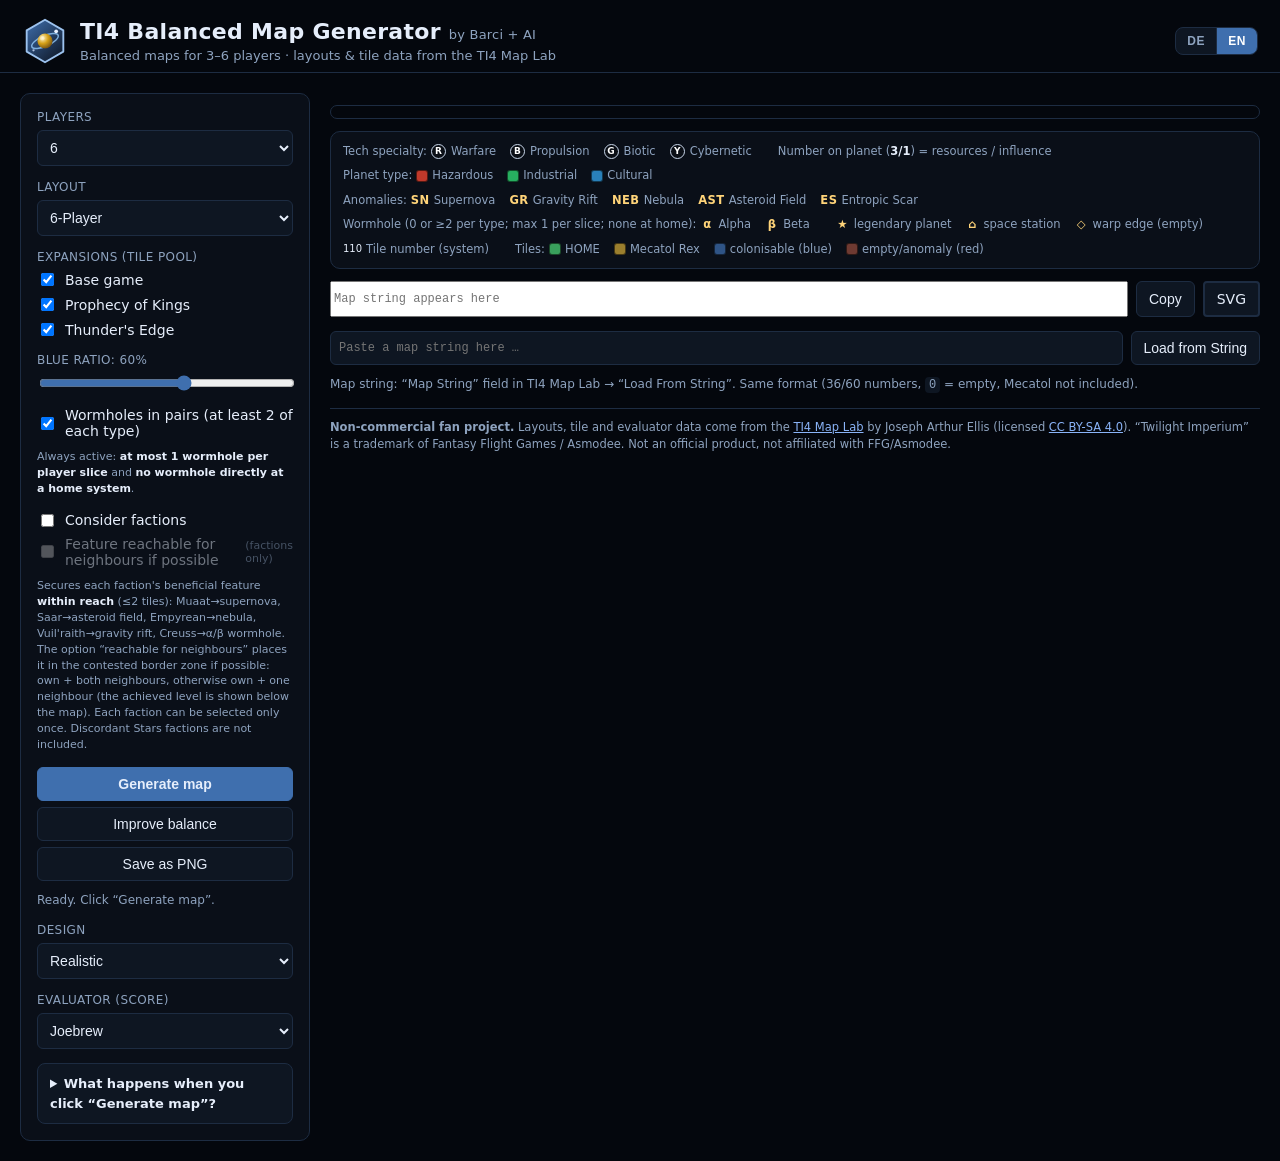
<file: index.html>
<!doctype html>
<html lang="en">
<head>
<meta charset="utf-8">
<meta name="viewport" content="width=device-width, initial-scale=1">
<title>TI4 Balanced Map Generator – by Barci + AI</title>
<meta name="description" content="Generate balanced Twilight Imperium 4 maps for 3–6 players – with map string, wormhole pairs and balance optimisation. Fan project.">
<meta name="theme-color" content="#0a0a12">

<meta property="og:type" content="website">
<meta property="og:site_name" content="TI4 Balanced Map Generator – by Barci + AI">
<meta property="og:title" content="TI4 Balanced Map Generator – by Barci + AI">
<meta property="og:description" content="One-click generator for balanced Twilight Imperium 4 maps (3–6 players) with map string, wormhole pairs and balance gap 0. Fan project.">
<meta property="og:url" content="https://barcibarci.github.io/ti4-map-generator/">
<meta property="og:image" content="https://barcibarci.github.io/ti4-map-generator/screenshot.png">
<meta property="og:image:width" content="1200">
<meta property="og:image:height" content="630">

<meta name="twitter:card" content="summary_large_image">
<meta name="twitter:title" content="TI4 Balanced Map Generator – by Barci + AI">
<meta name="twitter:description" content="Generate balanced Twilight Imperium 4 maps for 3–6 players (fan project).">
<meta name="twitter:image" content="https://barcibarci.github.io/ti4-map-generator/screenshot.png">
<link rel="icon" href="logo.svg" type="image/svg+xml">
<link rel="stylesheet" href="style.css">
</head>
<body>
<header>
  <div class="brand">
    <img class="logo" src="logo.svg" width="46" height="46" alt="">
    <div class="brandtext">
      <h1>TI4 Balanced Map Generator <span class="byline">by Barci + AI</span></h1>
      <p class="sub" data-i18n="sub">Balanced maps for 3–6 players · layouts &amp; tile data from the TI4 Map Lab</p>
    </div>
  </div>
  <div class="lang" role="group" aria-label="Language / Sprache">
    <button type="button" data-lang="de" aria-pressed="false">DE</button>
    <button type="button" data-lang="en" class="active" aria-pressed="true">EN</button>
  </div>
</header>

<main>
  <section class="panel">
    <div class="field">
      <label for="players" data-i18n="players">Players</label>
      <select id="players">
        <option value="3">3</option>
        <option value="4">4</option>
        <option value="5">5</option>
        <option value="6" selected>6</option>
      </select>
    </div>

    <div class="field">
      <label for="layout" data-i18n="layoutLabel">Layout</label>
      <select id="layout"></select>
    </div>

    <div class="field">
      <label data-i18n="extensions">Expansions (tile pool)</label>
      <label class="check"><input type="checkbox" id="base" checked> <span data-i18n="extBase">Base game</span></label>
      <label class="check"><input type="checkbox" id="pok" checked> Prophecy of Kings</label>
      <label class="check"><input type="checkbox" id="te" checked> Thunder's Edge</label>
    </div>

    <div class="field">
      <label for="ratio"><span data-i18n="ratioLabel">Blue ratio</span>: <span id="ratioVal">60</span>%</label>
      <input type="range" id="ratio" min="40" max="75" step="1" value="60">
    </div>

    <div class="field">
      <label class="check"><input type="checkbox" id="wh" checked> <span data-i18n="whPair">Wormholes in pairs (at least 2 of each type)</span></label>
      <p class="note" data-i18n-html="whAlways">Always active: <b>at most 1 wormhole per player slice</b> and <b>no wormhole directly at a home system</b>.</p>
    </div>

    <div class="field">
      <label class="check"><input type="checkbox" id="useFactions"> <span data-i18n="factionsLabel">Consider factions</span></label>
      <div id="factions" class="factions"></div>
      <label class="check"><input type="checkbox" id="contestFeature"> <span data-i18n="contestFeature">Feature reachable for neighbours if possible</span> <span id="contestHint" class="mini" data-i18n="contestHint">(factions only)</span></label>
      <p class="note" data-i18n-html="factionsNote">Secures each faction's beneficial feature <b>within reach</b> (≤2 tiles):
        Muaat→supernova, Saar→asteroid field, Empyrean→nebula, Vuil'raith→gravity rift, Creuss→α/β wormhole.<br>
        The option “reachable for neighbours” places it in the contested border zone if possible: own + both neighbours,
        otherwise own + one neighbour (the achieved level is shown below the map).
        Each faction can be selected only once. Discordant Stars factions are not included.</p>
    </div>

    <div class="field">
      <button id="generate" class="primary" data-i18n="genBtn">Generate map</button>
      <button id="improve" data-i18n="improveBtn">Improve balance</button>
      <button id="png" data-i18n="pngBtn">Save as PNG</button>
      <p id="status" class="status"></p>
    </div>

    <div class="field">
      <label for="theme" data-i18n="designLabel">Design</label>
      <select id="theme"></select>
    </div>

    <div class="field">
      <label for="evaluator" data-i18n="evaluatorLabel">Evaluator (score)</label>
      <select id="evaluator"></select>
    </div>

    <details class="info">
      <summary data-i18n="detailsSummary">What happens when you click “Generate map”?</summary>
      <ol>
        <li data-i18n-html="step1">Draw a tile pool (blue/red target, wormholes in pairs).</li>
        <li data-i18n-html="step2">Repeat: random map → optimisation across <b>all five</b> evaluations
          (Simple Slice, Joebrew, Resource, Influence and Tech Access) → bank swaps,
          with “kicks” in between.</li>
        <li data-i18n-html="step3">If anything is still one-sided, the map is <b>regenerated</b> with a fresh tile pool.</li>
        <li data-i18n-html="step4">Stop as soon as no evaluation is above 2&nbsp;% (typically 4–10&nbsp;s).</li>
      </ol>
      <p data-i18n-html="detailsP1">Legal placement (no two anomalies or identical wormholes adjacent) and
        wormhole pairs are always preserved. The result below the map shows the <b>gap</b> per evaluation
        and any <b>one-sided</b> result.</p>
      <p data-i18n-html="detailsP2">With <b>“Consider factions”</b>, each faction's beneficial feature is also placed
        in its own area (Muaat→supernova, Saar→asteroid field, Empyrean→nebula, Vuil'raith→gravity rift,
        Creuss→α/β wormhole) and fixed during optimisation. With <b>“reachable for neighbours”</b>, it is placed
        on a tile the neighbours can reach as well (contested border zone).</p>
    </details>
  </section>

  <section class="output">
    <div id="stats" class="stats"></div>
    <div id="map" class="mapbox"></div>
    <div id="legend" class="legend"></div>
    <div class="stringrow">
      <input id="mapstring" readonly placeholder="Map string appears here" data-i18n-placeholder="mapPlaceholder">
      <button id="copy" data-i18n="copyBtn">Copy</button>
      <a id="download" class="btn" download="ti4-map.svg">SVG</a>
    </div>
    <div class="stringrow loadrow">
      <input id="loadstring" type="text" spellcheck="false" autocomplete="off"
             placeholder="Paste a map string here …" data-i18n-placeholder="loadPlaceholder">
      <button id="load" data-i18n="loadBtn">Load from String</button>
    </div>
    <p class="hint" data-i18n-html="hint">Map string: “Map String” field in TI4 Map Lab → “Load From String”. Same format
      (36/60 numbers, <code>0</code> = empty, Mecatol not included).</p>
    <footer class="fan" data-i18n-html="footer">
      <strong>Non-commercial fan project.</strong>
      Layouts, tile and evaluator data come from the
      <a href="https://github.com/joepinion/ti4-map-lab" target="_blank" rel="noopener">TI4 Map Lab</a>
      by Joseph Arthur Ellis (licensed <a href="https://creativecommons.org/licenses/by-sa/4.0/" target="_blank" rel="noopener">CC BY-SA 4.0</a>).
      “Twilight Imperium” is a trademark of Fantasy Flight Games / Asmodee.
      Not an official product, not affiliated with FFG/Asmodee.
    </footer>
  </section>
</main>

<script src="data.js"></script>
<script src="app.js"></script>
</body>
</html>
</file>
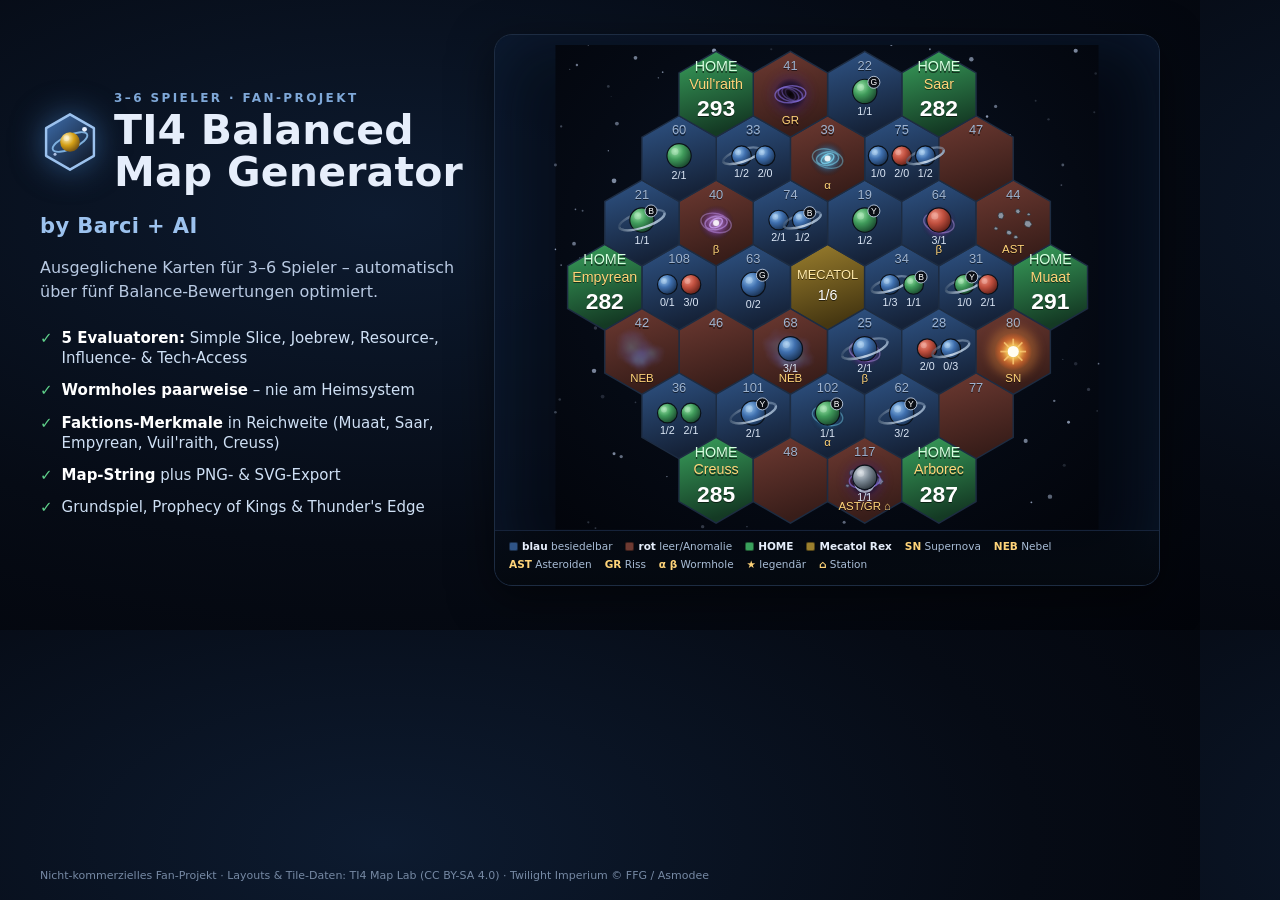
<file: tools/og.html>
<!doctype html>
<html lang="de">
<head>
<meta charset="utf-8">
<title>TI4 Balanced Map Generator - by Barci + AI</title>
<style>
  *{box-sizing:border-box;}
  html,body{margin:0;width:1200px;height:630px;overflow:hidden;
    background:radial-gradient(ellipse at 32% 34%,#0d1b30 0%,#060b15 56%,#02040a 100%);
    color:#e6eefb;font-family:system-ui,"DejaVu Sans",sans-serif;}
  .wrap{display:flex;align-items:center;gap:26px;height:100%;padding:34px 40px 44px;box-sizing:border-box;}
  .left{width:428px;flex:0 0 428px;}
  .brand{display:flex;align-items:center;gap:14px;margin-bottom:20px;}
  .brand svg{width:60px;height:60px;filter:drop-shadow(0 0 16px rgba(80,150,230,.5));}
  .eyebrow{font-size:12px;letter-spacing:2.4px;text-transform:uppercase;color:#7fa8d8;font-weight:700;}
  h1{margin:4px 0 0;font-size:41px;line-height:1.04;letter-spacing:.2px;}
  .byline{margin-top:10px;font-size:21px;font-weight:700;color:#9cc2ee;letter-spacing:.4px;}
  .tag{margin-top:18px;font-size:16px;line-height:1.5;color:#b8c9e2;}
  ul{margin:24px 0 0;padding:0;list-style:none;}
  li{display:flex;gap:9px;align-items:flex-start;margin:0 0 12px;font-size:15px;line-height:1.35;color:#cfe0f5;}
  li b{color:#ffffff;}
  .ck{color:#5fd08a;font-weight:800;}
  .map{flex:1;height:100%;display:flex;align-items:center;justify-content:center;}
  .panel{position:relative;width:100%;height:100%;border:1px solid #1d2c42;border-radius:18px;
    background:rgba(6,12,22,.55);overflow:hidden;display:flex;flex-direction:column;
    box-shadow:0 0 70px rgba(30,80,150,.22) inset,0 12px 44px rgba(0,0,0,.5);}
  .mapwrap{flex:1;min-height:0;width:100%;display:flex;align-items:center;justify-content:center;padding:10px 10px 0;}
  .mapwrap > svg{width:100%;height:100%;}
  .legend{width:100%;display:flex;flex-wrap:wrap;gap:3px 13px;padding:8px 14px 12px;
    font-size:10.5px;line-height:1.5;color:#a9bdd6;background:linear-gradient(to top,rgba(4,8,14,.95),rgba(4,8,14,.55));
    border-top:1px solid #16233a;}
  .legend b{color:#e6eefb;}
  .dot{display:inline-block;width:9px;height:9px;border-radius:2px;margin-right:4px;vertical-align:middle;
    border:1px solid rgba(0,0,0,.45);}
  .glyph{color:#ffd479;font-weight:700;}
  .credit{position:absolute;left:40px;bottom:18px;font-size:11px;color:#7689a4;}
</style>
</head>
<body>
<div class="wrap">
  <div class="left">
    <div class="brand"><svg xmlns="http://www.w3.org/2000/svg" viewBox="0 0 64 64" role="img" aria-label="TI4 Balanced Map Generator">
  <defs>
    <linearGradient id="lgHex" x1="0" y1="0" x2="0.8" y2="1">
      <stop offset="0" stop-color="#3f6fae"/>
      <stop offset="1" stop-color="#101a2b"/>
    </linearGradient>
    <radialGradient id="lgPlanet" cx="34%" cy="30%" r="78%">
      <stop offset="0" stop-color="#fff3c4"/>
      <stop offset="48%" stop-color="#d4a017"/>
      <stop offset="100%" stop-color="#6b4a12"/>
    </radialGradient>
  </defs>
  <polygon points="32,2.5 57.5,17.25 57.5,46.75 32,61.5 6.5,46.75 6.5,17.25"
           fill="url(#lgHex)" stroke="#9cc2ee" stroke-width="2.6" stroke-linejoin="round"/>
  <ellipse cx="32" cy="32" rx="20" ry="7.2" fill="none" stroke="#8fc4f2" stroke-width="2"
           opacity="0.85" transform="rotate(-24 32 32)"/>
  <circle cx="32" cy="32" r="10.5" fill="url(#lgPlanet)"/>
  <circle cx="28.2" cy="28" r="3.1" fill="#ffffff" opacity="0.35"/>
  <circle cx="47.5" cy="18.5" r="2.6" fill="#eaf2ff"/>
  <circle cx="16" cy="45" r="1.6" fill="#cfe0ff" opacity="0.8"/>
</svg>
<div>
      <div class="eyebrow">3&ndash;6 Spieler &middot; Fan-Projekt</div>
      <h1>TI4 Balanced<br>Map Generator</h1>
    </div></div>
    <div class="byline">by Barci + AI</div>
    <p class="tag">Ausgeglichene Karten f&uuml;r 3&ndash;6 Spieler &ndash; automatisch
      &uuml;ber f&uuml;nf Balance-Bewertungen optimiert.</p>
    <ul>
      <li><span class="ck">&#10003;</span><span><b>5 Evaluatoren:</b> Simple Slice, Joebrew,
        Resource-, Influence- &amp; Tech-Access</span></li>
      <li><span class="ck">&#10003;</span><span><b>Wormholes paarweise</b> &ndash; nie am Heimsystem</span></li>
      <li><span class="ck">&#10003;</span><span><b>Faktions-Merkmale</b> in Reichweite
        (Muaat, Saar, Empyrean, Vuil'raith, Creuss)</span></li>
      <li><span class="ck">&#10003;</span><span><b>Map-String</b> plus PNG- &amp; SVG-Export</span></li>
      <li><span class="ck">&#10003;</span><span>Grundspiel, Prophecy of Kings &amp; Thunder's Edge</span></li>
    </ul>
  </div>
  <div class="map"><div class="panel">
    <div class="mapwrap"><svg preserveAspectRatio="xMidYMid meet" width="100%" height="100%" xmlns="http://www.w3.org/2000/svg" viewBox="0 0 380 339"><defs><radialGradient id="gBg" cx="50%" cy="42%" r="80%"><stop offset="0%" stop-color="#0b1526"/><stop offset="60%" stop-color="#050a14"/><stop offset="100%" stop-color="#02040a"/></radialGradient><linearGradient id="gBlue" x1="0" y1="0" x2="0.25" y2="1"><stop offset="0%" stop-color="#2f5486"/><stop offset="100%" stop-color="#152238"/></linearGradient><linearGradient id="gRed" x1="0" y1="0" x2="0.25" y2="1"><stop offset="0%" stop-color="#6e3a32"/><stop offset="100%" stop-color="#381d19"/></linearGradient><linearGradient id="gHome" x1="0" y1="0" x2="0.25" y2="1"><stop offset="0%" stop-color="#39a05c"/><stop offset="100%" stop-color="#143a24"/></linearGradient><linearGradient id="gRex" x1="0" y1="0" x2="0.25" y2="1"><stop offset="0%" stop-color="#9b7f2e"/><stop offset="100%" stop-color="#463711"/></linearGradient><radialGradient id="pRed" cx="34%" cy="30%" r="78%"><stop offset="0%" stop-color="#f0907f"/><stop offset="45%" stop-color="#c0503f"/><stop offset="100%" stop-color="#5a1c15"/></radialGradient><radialGradient id="pGreen" cx="34%" cy="30%" r="78%"><stop offset="0%" stop-color="#9ae6a8"/><stop offset="45%" stop-color="#3f9a5a"/><stop offset="100%" stop-color="#16402a"/></radialGradient><radialGradient id="pBlue" cx="34%" cy="30%" r="78%"><stop offset="0%" stop-color="#9ccaf2"/><stop offset="45%" stop-color="#3f6fae"/><stop offset="100%" stop-color="#162c4a"/></radialGradient><radialGradient id="pGrey" cx="34%" cy="30%" r="78%"><stop offset="0%" stop-color="#d6dde4"/><stop offset="45%" stop-color="#7d8a96"/><stop offset="100%" stop-color="#2a323a"/></radialGradient><radialGradient id="aNova" cx="50%" cy="50%" r="50%"><stop offset="0%" stop-color="#fff8d0" stop-opacity="0.95"/><stop offset="35%" stop-color="#ffcf5a" stop-opacity="0.85"/><stop offset="70%" stop-color="#ff7a2e" stop-opacity="0.45"/><stop offset="100%" stop-color="#ff5a1e" stop-opacity="0"/></radialGradient><radialGradient id="aNeb" cx="50%" cy="50%" r="50%"><stop offset="0%" stop-color="#7fd8ff" stop-opacity="0.45"/><stop offset="60%" stop-color="#6a7dff" stop-opacity="0.22"/><stop offset="100%" stop-color="#6a7dff" stop-opacity="0"/></radialGradient><radialGradient id="aRift" cx="50%" cy="50%" r="50%"><stop offset="0%" stop-color="#000000" stop-opacity="0.92"/><stop offset="70%" stop-color="#1a0f2e" stop-opacity="0.7"/><stop offset="100%" stop-color="#1a0f2e" stop-opacity="0"/></radialGradient><radialGradient id="wA" cx="50%" cy="50%" r="50%"><stop offset="0%" stop-color="#7fe3ff" stop-opacity="0.85"/><stop offset="55%" stop-color="#2a6a9a" stop-opacity="0.55"/><stop offset="100%" stop-color="#071424" stop-opacity="0"/></radialGradient><radialGradient id="wB" cx="50%" cy="50%" r="50%"><stop offset="0%" stop-color="#e0b6ff" stop-opacity="0.85"/><stop offset="55%" stop-color="#7a3fa8" stop-opacity="0.55"/><stop offset="100%" stop-color="#1a0f2e" stop-opacity="0"/></radialGradient><linearGradient id="gStar" x1="0" y1="0" x2="0" y2="1"><stop offset="0%" stop-color="#ffe89a"/><stop offset="100%" stop-color="#c98a10"/></linearGradient><linearGradient id="gRing" x1="0" y1="0" x2="1" y2="0"><stop offset="0%" stop-color="#4a5f78"/><stop offset="45%" stop-color="#d8e6f5"/><stop offset="100%" stop-color="#8fa6c0"/></linearGradient><filter id="fGlow" x="-60%" y="-60%" width="220%" height="220%"><feGaussianBlur stdDeviation="3.2"/></filter><filter id="fNeb" x="-35%" y="-35%" width="170%" height="170%"><feTurbulence type="fractalNoise" baseFrequency="0.07" numOctaves="3" seed="7" result="n"/><feDisplacementMap in="SourceGraphic" in2="n" scale="9" xChannelSelector="R" yChannelSelector="G"/><feGaussianBlur stdDeviation="0.8"/></filter></defs><rect width="100%" height="100%" fill="url(#gBg)"/><circle cx="227" cy="101" r="1.08" fill="#cfe0ff" opacity="0.66"/><circle cx="256" cy="179" r="1.49" fill="#cfe0ff" opacity="0.62"/><circle cx="28" cy="338" r="0.66" fill="#cfe0ff" opacity="0.23"/><circle cx="378" cy="20" r="0.88" fill="#cfe0ff" opacity="0.14"/><circle cx="27" cy="228" r="1.56" fill="#cfe0ff" opacity="0.57"/><circle cx="282" cy="22" r="1.17" fill="#cfe0ff" opacity="0.39"/><circle cx="78" cy="302" r="0.49" fill="#cfe0ff" opacity="0.56"/><circle cx="56" cy="9" r="1.30" fill="#cfe0ff" opacity="0.53"/><circle cx="329" cy="277" r="1.44" fill="#cfe0ff" opacity="0.53"/><circle cx="14" cy="115" r="0.59" fill="#cfe0ff" opacity="0.48"/><circle cx="146" cy="102" r="1.39" fill="#cfe0ff" opacity="0.29"/><circle cx="333" cy="189" r="0.65" fill="#cfe0ff" opacity="0.37"/><circle cx="219" cy="141" r="0.77" fill="#cfe0ff" opacity="0.58"/><circle cx="229" cy="120" r="1.30" fill="#cfe0ff" opacity="0.44"/><circle cx="152" cy="194" r="0.70" fill="#cfe0ff" opacity="0.17"/><circle cx="225" cy="178" r="0.97" fill="#cfe0ff" opacity="0.28"/><circle cx="172" cy="27" r="1.36" fill="#cfe0ff" opacity="0.23"/><circle cx="46" cy="288" r="1.15" fill="#cfe0ff" opacity="0.46"/><circle cx="355" cy="84" r="1.00" fill="#cfe0ff" opacity="0.34"/><circle cx="240" cy="231" r="0.69" fill="#cfe0ff" opacity="0.23"/><circle cx="235" cy="0" r="0.75" fill="#cfe0ff" opacity="0.55"/><circle cx="292" cy="146" r="0.86" fill="#cfe0ff" opacity="0.40"/><circle cx="97" cy="99" r="1.45" fill="#cfe0ff" opacity="0.28"/><circle cx="226" cy="20" r="1.49" fill="#cfe0ff" opacity="0.50"/><circle cx="171" cy="59" r="1.43" fill="#cfe0ff" opacity="0.28"/><circle cx="84" cy="154" r="1.37" fill="#cfe0ff" opacity="0.32"/><circle cx="0" cy="143" r="0.54" fill="#cfe0ff" opacity="0.66"/><circle cx="106" cy="195" r="1.14" fill="#cfe0ff" opacity="0.61"/><circle cx="275" cy="330" r="0.72" fill="#cfe0ff" opacity="0.24"/><circle cx="189" cy="134" r="1.38" fill="#cfe0ff" opacity="0.40"/><circle cx="359" cy="264" r="1.03" fill="#cfe0ff" opacity="0.62"/><circle cx="148" cy="198" r="1.51" fill="#cfe0ff" opacity="0.37"/><circle cx="129" cy="252" r="1.52" fill="#cfe0ff" opacity="0.60"/><circle cx="69" cy="83" r="0.83" fill="#cfe0ff" opacity="0.15"/><circle cx="52" cy="224" r="1.42" fill="#cfe0ff" opacity="0.25"/><circle cx="210" cy="97" r="0.63" fill="#cfe0ff" opacity="0.45"/><circle cx="245" cy="311" r="1.54" fill="#cfe0ff" opacity="0.25"/><circle cx="259" cy="40" r="1.43" fill="#cfe0ff" opacity="0.30"/><circle cx="119" cy="235" r="0.54" fill="#cfe0ff" opacity="0.58"/><circle cx="135" cy="93" r="1.16" fill="#cfe0ff" opacity="0.38"/><circle cx="212" cy="316" r="0.96" fill="#cfe0ff" opacity="0.66"/><circle cx="28" cy="198" r="1.21" fill="#cfe0ff" opacity="0.21"/><circle cx="231" cy="260" r="1.13" fill="#cfe0ff" opacity="0.15"/><circle cx="341" cy="161" r="0.94" fill="#cfe0ff" opacity="0.57"/><circle cx="288" cy="53" r="1.52" fill="#cfe0ff" opacity="0.30"/><circle cx="37" cy="74" r="0.48" fill="#cfe0ff" opacity="0.54"/><circle cx="292" cy="196" r="0.42" fill="#cfe0ff" opacity="0.34"/><circle cx="310" cy="151" r="0.63" fill="#cfe0ff" opacity="0.24"/><circle cx="61" cy="203" r="1.13" fill="#cfe0ff" opacity="0.29"/><circle cx="251" cy="42" r="1.47" fill="#cfe0ff" opacity="0.18"/><circle cx="377" cy="47" r="0.72" fill="#cfe0ff" opacity="0.17"/><circle cx="263" cy="148" r="1.25" fill="#cfe0ff" opacity="0.14"/><circle cx="23" cy="0" r="0.55" fill="#cfe0ff" opacity="0.39"/><circle cx="23" cy="334" r="0.79" fill="#cfe0ff" opacity="0.20"/><circle cx="81" cy="110" r="0.98" fill="#cfe0ff" opacity="0.40"/><circle cx="373" cy="241" r="1.15" fill="#cfe0ff" opacity="0.21"/><circle cx="108" cy="269" r="1.34" fill="#cfe0ff" opacity="0.39"/><circle cx="33" cy="246" r="1.33" fill="#cfe0ff" opacity="0.15"/><circle cx="43" cy="108" r="0.68" fill="#cfe0ff" opacity="0.26"/><circle cx="243" cy="189" r="1.47" fill="#cfe0ff" opacity="0.42"/><circle cx="328" cy="172" r="0.56" fill="#cfe0ff" opacity="0.47"/><circle cx="195" cy="179" r="1.37" fill="#cfe0ff" opacity="0.66"/><circle cx="236" cy="234" r="1.50" fill="#cfe0ff" opacity="0.30"/><circle cx="349" cy="169" r="1.50" fill="#cfe0ff" opacity="0.65"/><circle cx="356" cy="294" r="1.09" fill="#cfe0ff" opacity="0.14"/><circle cx="268" cy="28" r="1.16" fill="#cfe0ff" opacity="0.14"/><circle cx="364" cy="4" r="1.46" fill="#cfe0ff" opacity="0.58"/><circle cx="17" cy="149" r="0.53" fill="#cfe0ff" opacity="0.40"/><circle cx="19" cy="116" r="0.66" fill="#cfe0ff" opacity="0.35"/><circle cx="298" cy="264" r="1.56" fill="#cfe0ff" opacity="0.32"/><circle cx="312" cy="184" r="1.04" fill="#cfe0ff" opacity="0.19"/><circle cx="219" cy="179" r="0.52" fill="#cfe0ff" opacity="0.27"/><circle cx="4" cy="57" r="0.80" fill="#cfe0ff" opacity="0.29"/><circle cx="202" cy="334" r="1.06" fill="#cfe0ff" opacity="0.44"/><circle cx="346" cy="316" r="1.57" fill="#cfe0ff" opacity="0.43"/><circle cx="283" cy="30" r="0.59" fill="#cfe0ff" opacity="0.38"/><circle cx="355" cy="220" r="0.43" fill="#cfe0ff" opacity="0.23"/><circle cx="286" cy="266" r="1.31" fill="#cfe0ff" opacity="0.55"/><circle cx="156" cy="14" r="0.67" fill="#cfe0ff" opacity="0.49"/><circle cx="263" cy="152" r="1.17" fill="#cfe0ff" opacity="0.25"/><circle cx="111" cy="4" r="1.50" fill="#cfe0ff" opacity="0.64"/><circle cx="38" cy="133" r="0.82" fill="#cfe0ff" opacity="0.54"/><circle cx="336" cy="39" r="0.66" fill="#cfe0ff" opacity="0.18"/><circle cx="258" cy="107" r="1.04" fill="#cfe0ff" opacity="0.66"/><circle cx="94" cy="231" r="1.63" fill="#cfe0ff" opacity="0.65"/><circle cx="247" cy="232" r="1.13" fill="#cfe0ff" opacity="0.58"/><circle cx="244" cy="186" r="1.39" fill="#cfe0ff" opacity="0.40"/><circle cx="41" cy="95" r="1.65" fill="#cfe0ff" opacity="0.59"/><circle cx="380" cy="223" r="0.59" fill="#cfe0ff" opacity="0.48"/><circle cx="103" cy="337" r="1.19" fill="#cfe0ff" opacity="0.23"/><circle cx="362" cy="175" r="0.62" fill="#cfe0ff" opacity="0.53"/><circle cx="15" cy="14" r="0.85" fill="#cfe0ff" opacity="0.50"/><circle cx="308" cy="43" r="1.12" fill="#cfe0ff" opacity="0.45"/><circle cx="209" cy="53" r="1.02" fill="#cfe0ff" opacity="0.32"/><circle cx="59" cy="225" r="0.77" fill="#cfe0ff" opacity="0.20"/><circle cx="41" cy="286" r="1.04" fill="#cfe0ff" opacity="0.59"/><circle cx="333" cy="320" r="0.64" fill="#cfe0ff" opacity="0.65"/><circle cx="73" cy="155" r="0.78" fill="#cfe0ff" opacity="0.45"/><circle cx="37" cy="29" r="0.95" fill="#cfe0ff" opacity="0.21"/><circle cx="364" cy="223" r="1.25" fill="#cfe0ff" opacity="0.15"/><circle cx="229" cy="156" r="0.64" fill="#cfe0ff" opacity="0.19"/><circle cx="244" cy="22" r="1.16" fill="#cfe0ff" opacity="0.59"/><circle cx="251" cy="191" r="0.56" fill="#cfe0ff" opacity="0.24"/><circle cx="39" cy="36" r="0.40" fill="#cfe0ff" opacity="0.14"/><circle cx="216" cy="37" r="0.97" fill="#cfe0ff" opacity="0.14"/><circle cx="345" cy="52" r="0.82" fill="#cfe0ff" opacity="0.18"/><circle cx="379" cy="256" r="0.41" fill="#cfe0ff" opacity="0.36"/><circle cx="318" cy="63" r="0.65" fill="#cfe0ff" opacity="0.63"/><circle cx="369" cy="163" r="1.35" fill="#cfe0ff" opacity="0.45"/><circle cx="317" cy="226" r="1.24" fill="#cfe0ff" opacity="0.32"/><circle cx="302" cy="50" r="0.86" fill="#cfe0ff" opacity="0.66"/><circle cx="354" cy="98" r="0.61" fill="#cfe0ff" opacity="0.30"/><circle cx="216" cy="237" r="0.88" fill="#cfe0ff" opacity="0.49"/><circle cx="341" cy="205" r="1.49" fill="#cfe0ff" opacity="0.49"/><circle cx="179" cy="46" r="1.53" fill="#cfe0ff" opacity="0.34"/><circle cx="121" cy="43" r="0.75" fill="#cfe0ff" opacity="0.54"/><circle cx="344" cy="201" r="1.21" fill="#cfe0ff" opacity="0.55"/><circle cx="100" cy="300" r="1.09" fill="#cfe0ff" opacity="0.35"/><circle cx="0" cy="84" r="1.04" fill="#cfe0ff" opacity="0.32"/><circle cx="258" cy="321" r="0.78" fill="#cfe0ff" opacity="0.13"/><circle cx="151" cy="3" r="0.76" fill="#cfe0ff" opacity="0.15"/><circle cx="56" cy="250" r="0.60" fill="#cfe0ff" opacity="0.21"/><circle cx="228" cy="56" r="1.18" fill="#cfe0ff" opacity="0.66"/><circle cx="349" cy="249" r="0.86" fill="#cfe0ff" opacity="0.46"/><circle cx="264" cy="224" r="1.26" fill="#cfe0ff" opacity="0.52"/><circle cx="10" cy="17" r="0.43" fill="#cfe0ff" opacity="0.33"/><circle cx="99" cy="322" r="0.76" fill="#cfe0ff" opacity="0.62"/><circle cx="340" cy="125" r="1.23" fill="#cfe0ff" opacity="0.22"/><circle cx="123" cy="309" r="1.30" fill="#cfe0ff" opacity="0.43"/><circle cx="238" cy="176" r="0.88" fill="#cfe0ff" opacity="0.28"/><circle cx="134" cy="337" r="0.45" fill="#cfe0ff" opacity="0.34"/><circle cx="291" cy="10" r="1.56" fill="#cfe0ff" opacity="0.52"/><circle cx="279" cy="137" r="0.49" fill="#cfe0ff" opacity="0.46"/><circle cx="171" cy="42" r="1.01" fill="#cfe0ff" opacity="0.20"/><circle cx="101" cy="284" r="1.55" fill="#cfe0ff" opacity="0.28"/><circle cx="62" cy="75" r="0.49" fill="#cfe0ff" opacity="0.51"/><circle cx="224" cy="228" r="0.82" fill="#cfe0ff" opacity="0.42"/><circle cx="13" cy="164" r="1.10" fill="#cfe0ff" opacity="0.31"/><circle cx="3" cy="248" r="0.90" fill="#cfe0ff" opacity="0.20"/><circle cx="145" cy="169" r="0.81" fill="#cfe0ff" opacity="0.21"/><circle cx="128" cy="126" r="1.31" fill="#cfe0ff" opacity="0.60"/><circle cx="254" cy="153" r="0.79" fill="#cfe0ff" opacity="0.63"/><circle cx="43" cy="55" r="1.36" fill="#cfe0ff" opacity="0.42"/><circle cx="262" cy="3" r="0.69" fill="#cfe0ff" opacity="0.49"/><circle cx="117" cy="263" r="1.17" fill="#cfe0ff" opacity="0.57"/><circle cx="94" cy="173" r="0.82" fill="#cfe0ff" opacity="0.63"/><circle cx="308" cy="230" r="1.57" fill="#cfe0ff" opacity="0.32"/><circle cx="237" cy="147" r="0.47" fill="#cfe0ff" opacity="0.21"/><circle cx="13" cy="139" r="1.32" fill="#cfe0ff" opacity="0.48"/><circle cx="118" cy="315" r="1.38" fill="#cfe0ff" opacity="0.56"/><circle cx="98" cy="129" r="1.15" fill="#cfe0ff" opacity="0.47"/><circle cx="0" cy="257" r="0.92" fill="#cfe0ff" opacity="0.27"/><circle cx="211" cy="101" r="0.56" fill="#cfe0ff" opacity="0.14"/><circle cx="122" cy="144" r="0.88" fill="#cfe0ff" opacity="0.21"/><circle cx="40" cy="165" r="0.56" fill="#cfe0ff" opacity="0.30"/><circle cx="150" cy="130" r="0.91" fill="#cfe0ff" opacity="0.50"/><circle cx="157" cy="84" r="1.30" fill="#cfe0ff" opacity="0.65"/><circle cx="293" cy="70" r="1.08" fill="#cfe0ff" opacity="0.34"/><circle cx="323" cy="216" r="1.40" fill="#cfe0ff" opacity="0.14"/><circle cx="72" cy="23" r="0.53" fill="#cfe0ff" opacity="0.37"/><circle cx="243" cy="268" r="1.38" fill="#cfe0ff" opacity="0.33"/><circle cx="192" cy="166" r="1.16" fill="#cfe0ff" opacity="0.15"/><circle cx="75" cy="19" r="0.59" fill="#cfe0ff" opacity="0.53"/><circle cx="183" cy="271" r="1.25" fill="#cfe0ff" opacity="0.40"/><circle cx="94" cy="17" r="1.36" fill="#cfe0ff" opacity="0.27"/><circle cx="134" cy="70" r="0.99" fill="#cfe0ff" opacity="0.33"/><circle cx="252" cy="122" r="0.91" fill="#cfe0ff" opacity="0.13"/><circle cx="4" cy="154" r="0.64" fill="#cfe0ff" opacity="0.42"/><circle cx="199" cy="137" r="1.28" fill="#cfe0ff" opacity="0.47"/><circle cx="151" cy="278" r="1.03" fill="#cfe0ff" opacity="0.20"/><polygon points="190.4,139.5 216.4,154.5 216.4,184.5 190.4,199.5 164.4,184.5 164.4,154.5" fill="url(#gRex)" stroke="#1d2c42" stroke-width="1"/><polygon points="242.3,139.5 268.3,154.5 268.3,184.5 242.3,199.5 216.3,184.5 216.3,154.5" fill="url(#gBlue)" stroke="#1d2c42" stroke-width="1"/><polygon points="216.4,94.5 242.4,109.5 242.4,139.5 216.4,154.5 190.4,139.5 190.4,109.5" fill="url(#gBlue)" stroke="#1d2c42" stroke-width="1"/><polygon points="138.4,139.5 164.4,154.5 164.4,184.5 138.4,199.5 112.4,184.5 112.4,154.5" fill="url(#gBlue)" stroke="#1d2c42" stroke-width="1"/><polygon points="164.4,94.5 190.4,109.5 190.4,139.5 164.4,154.5 138.4,139.5 138.4,109.5" fill="url(#gBlue)" stroke="#1d2c42" stroke-width="1"/><polygon points="164.4,184.5 190.4,199.5 190.4,229.5 164.4,244.5 138.4,229.5 138.4,199.5" fill="url(#gRed)" stroke="#1d2c42" stroke-width="1"/><polygon points="216.4,184.5 242.4,199.5 242.4,229.5 216.4,244.5 190.4,229.5 190.4,199.5" fill="url(#gBlue)" stroke="#1d2c42" stroke-width="1"/><polygon points="294.3,139.5 320.3,154.5 320.3,184.5 294.3,199.5 268.3,184.5 268.3,154.5" fill="url(#gBlue)" stroke="#1d2c42" stroke-width="1"/><polygon points="268.3,94.5 294.3,109.5 294.3,139.5 268.3,154.5 242.3,139.5 242.3,109.5" fill="url(#gBlue)" stroke="#1d2c42" stroke-width="1"/><polygon points="268.3,184.5 294.3,199.5 294.3,229.5 268.3,244.5 242.3,229.5 242.3,199.5" fill="url(#gBlue)" stroke="#1d2c42" stroke-width="1"/><polygon points="242.3,49.5 268.3,64.5 268.3,94.5 242.3,109.5 216.3,94.5 216.3,64.5" fill="url(#gBlue)" stroke="#1d2c42" stroke-width="1"/><polygon points="190.4,49.5 216.4,64.5 216.4,94.5 190.4,109.5 164.4,94.5 164.4,64.5" fill="url(#gRed)" stroke="#1d2c42" stroke-width="1"/><polygon points="86.5,139.5 112.5,154.5 112.5,184.5 86.5,199.5 60.5,184.5 60.5,154.5" fill="url(#gBlue)" stroke="#1d2c42" stroke-width="1"/><polygon points="112.4,94.5 138.4,109.5 138.4,139.5 112.4,154.5 86.4,139.5 86.4,109.5" fill="url(#gRed)" stroke="#1d2c42" stroke-width="1"/><polygon points="112.4,184.5 138.4,199.5 138.4,229.5 112.4,244.5 86.4,229.5 86.4,199.5" fill="url(#gRed)" stroke="#1d2c42" stroke-width="1"/><polygon points="138.4,49.5 164.4,64.5 164.4,94.5 138.4,109.5 112.4,94.5 112.4,64.5" fill="url(#gBlue)" stroke="#1d2c42" stroke-width="1"/><polygon points="138.4,229.5 164.4,244.5 164.4,274.5 138.4,289.5 112.4,274.5 112.4,244.5" fill="url(#gBlue)" stroke="#1d2c42" stroke-width="1"/><polygon points="190.4,229.5 216.4,244.5 216.4,274.5 190.4,289.5 164.4,274.5 164.4,244.5" fill="url(#gBlue)" stroke="#1d2c42" stroke-width="1"/><polygon points="242.3,229.5 268.3,244.5 268.3,274.5 242.3,289.5 216.3,274.5 216.3,244.5" fill="url(#gBlue)" stroke="#1d2c42" stroke-width="1"/><polygon points="346.3,139.5 372.3,154.5 372.3,184.5 346.3,199.5 320.3,184.5 320.3,154.5" fill="url(#gHome)" stroke="#1d2c42" stroke-width="1"/><polygon points="320.3,94.5 346.3,109.5 346.3,139.5 320.3,154.5 294.3,139.5 294.3,109.5" fill="url(#gRed)" stroke="#1d2c42" stroke-width="1"/><polygon points="320.3,184.5 346.3,199.5 346.3,229.5 320.3,244.5 294.3,229.5 294.3,199.5" fill="url(#gRed)" stroke="#1d2c42" stroke-width="1"/><polygon points="294.3,49.5 320.3,64.5 320.3,94.5 294.3,109.5 268.3,94.5 268.3,64.5" fill="url(#gRed)" stroke="#1d2c42" stroke-width="1"/><polygon points="294.3,229.5 320.3,244.5 320.3,274.5 294.3,289.5 268.3,274.5 268.3,244.5" fill="url(#gRed)" stroke="#1d2c42" stroke-width="1"/><polygon points="268.3,4.5 294.3,19.5 294.3,49.5 268.3,64.5 242.3,49.5 242.3,19.5" fill="url(#gHome)" stroke="#1d2c42" stroke-width="1"/><polygon points="216.4,4.5 242.4,19.5 242.4,49.5 216.4,64.5 190.4,49.5 190.4,19.5" fill="url(#gBlue)" stroke="#1d2c42" stroke-width="1"/><polygon points="164.4,4.5 190.4,19.5 190.4,49.5 164.4,64.5 138.4,49.5 138.4,19.5" fill="url(#gRed)" stroke="#1d2c42" stroke-width="1"/><polygon points="34.5,139.5 60.5,154.5 60.5,184.5 34.5,199.5 8.5,184.5 8.5,154.5" fill="url(#gHome)" stroke="#1d2c42" stroke-width="1"/><polygon points="60.5,94.5 86.5,109.5 86.5,139.5 60.5,154.5 34.5,139.5 34.5,109.5" fill="url(#gBlue)" stroke="#1d2c42" stroke-width="1"/><polygon points="60.5,184.5 86.5,199.5 86.5,229.5 60.5,244.5 34.5,229.5 34.5,199.5" fill="url(#gRed)" stroke="#1d2c42" stroke-width="1"/><polygon points="86.5,49.5 112.5,64.5 112.5,94.5 86.5,109.5 60.5,94.5 60.5,64.5" fill="url(#gBlue)" stroke="#1d2c42" stroke-width="1"/><polygon points="86.5,229.5 112.5,244.5 112.5,274.5 86.5,289.5 60.5,274.5 60.5,244.5" fill="url(#gBlue)" stroke="#1d2c42" stroke-width="1"/><polygon points="112.4,4.5 138.4,19.5 138.4,49.5 112.4,64.5 86.4,49.5 86.4,19.5" fill="url(#gHome)" stroke="#1d2c42" stroke-width="1"/><polygon points="112.4,274.5 138.4,289.5 138.4,319.5 112.4,334.5 86.4,319.5 86.4,289.5" fill="url(#gHome)" stroke="#1d2c42" stroke-width="1"/><polygon points="164.4,274.5 190.4,289.5 190.4,319.5 164.4,334.5 138.4,319.5 138.4,289.5" fill="url(#gRed)" stroke="#1d2c42" stroke-width="1"/><polygon points="216.4,274.5 242.4,289.5 242.4,319.5 216.4,334.5 190.4,319.5 190.4,289.5" fill="url(#gRed)" stroke="#1d2c42" stroke-width="1"/><polygon points="268.3,274.5 294.3,289.5 294.3,319.5 268.3,334.5 242.3,319.5 242.3,289.5" fill="url(#gHome)" stroke="#1d2c42" stroke-width="1"/><text x="190.4" y="164.4" font-size="9" fill="#000000" opacity="0.55" text-anchor="middle" font-family="sans-serif">MECATOL</text><text x="190.4" y="163.5" font-size="9" fill="#ffe9a8" text-anchor="middle" font-family="sans-serif">MECATOL</text><text x="190.4" y="179.4" font-size="10" fill="#000000" opacity="0.55" text-anchor="middle" font-family="sans-serif">1/6</text><text x="190.4" y="178.5" font-size="10" fill="#ffffff" text-anchor="middle" font-family="sans-serif">1/6</text><text x="242.3" y="153.4" font-size="9" fill="#000000" opacity="0.55" text-anchor="middle" font-family="sans-serif">34</text><text x="242.3" y="152.5" font-size="9" fill="#9fb4d0" text-anchor="middle" font-family="sans-serif">34</text><g transform="rotate(-18 234.1 167.5)"><ellipse cx="234.1" cy="167.5" rx="13.5" ry="4.3" fill="none" stroke="url(#gRing)" stroke-width="1.6" opacity="0.5"/></g><circle cx="234.1" cy="167.5" r="6.9" fill="url(#pBlue)" stroke="#0a1018" stroke-width="0.80"/><circle cx="231.7" cy="165.1" r="2.1" fill="#ffffff" opacity="0.22"/><g transform="rotate(-18 234.1 167.5)"><path d="M 220.6 167.5 A 13.5 4.3 0 0 0 247.6 167.5" fill="none" stroke="url(#gRing)" stroke-width="1.6" opacity="0.85"/></g><text x="234.1" y="182.4" font-size="7.5" fill="#dbe6f5" text-anchor="middle" font-family="sans-serif">1/3</text><circle cx="250.6" cy="167.5" r="6.9" fill="url(#pGreen)" stroke="#0a1018" stroke-width="0.80"/><circle cx="248.2" cy="165.1" r="2.1" fill="#ffffff" opacity="0.22"/><circle cx="255.8" cy="162.3" r="4.2" fill="#0b0f16" stroke="#c8d6ea" stroke-width="0.6"/><text x="255.8" y="164.5" font-size="6" fill="#ffffff" text-anchor="middle" font-family="sans-serif">B</text><text x="250.6" y="182.4" font-size="7.5" fill="#dbe6f5" text-anchor="middle" font-family="sans-serif">1/1</text><text x="216.4" y="108.4" font-size="9" fill="#000000" opacity="0.55" text-anchor="middle" font-family="sans-serif">19</text><text x="216.4" y="107.5" font-size="9" fill="#9fb4d0" text-anchor="middle" font-family="sans-serif">19</text><circle cx="216.4" cy="122.5" r="8.5" fill="url(#pGreen)" stroke="#0a1018" stroke-width="0.80"/><circle cx="213.5" cy="119.6" r="2.5" fill="#ffffff" opacity="0.22"/><circle cx="222.8" cy="116.1" r="4.2" fill="#0b0f16" stroke="#c8d6ea" stroke-width="0.6"/><text x="222.8" y="118.3" font-size="6" fill="#ffffff" text-anchor="middle" font-family="sans-serif">Y</text><text x="216.4" y="139.0" font-size="7.5" fill="#dbe6f5" text-anchor="middle" font-family="sans-serif">1/2</text><text x="138.4" y="153.4" font-size="9" fill="#000000" opacity="0.55" text-anchor="middle" font-family="sans-serif">63</text><text x="138.4" y="152.5" font-size="9" fill="#9fb4d0" text-anchor="middle" font-family="sans-serif">63</text><circle cx="138.4" cy="167.5" r="8.5" fill="url(#pBlue)" stroke="#0a1018" stroke-width="0.80"/><circle cx="135.5" cy="164.6" r="2.5" fill="#ffffff" opacity="0.22"/><circle cx="144.8" cy="161.1" r="4.2" fill="#0b0f16" stroke="#c8d6ea" stroke-width="0.6"/><text x="144.8" y="163.3" font-size="6" fill="#ffffff" text-anchor="middle" font-family="sans-serif">G</text><text x="138.4" y="184.0" font-size="7.5" fill="#dbe6f5" text-anchor="middle" font-family="sans-serif">0/2</text><text x="164.4" y="108.4" font-size="9" fill="#000000" opacity="0.55" text-anchor="middle" font-family="sans-serif">74</text><text x="164.4" y="107.5" font-size="9" fill="#9fb4d0" text-anchor="middle" font-family="sans-serif">74</text><circle cx="156.2" cy="122.5" r="6.9" fill="url(#pBlue)" stroke="#0a1018" stroke-width="0.80"/><circle cx="153.8" cy="120.1" r="2.1" fill="#ffffff" opacity="0.22"/><text x="156.2" y="137.4" font-size="7.5" fill="#dbe6f5" text-anchor="middle" font-family="sans-serif">2/1</text><g transform="rotate(-18 172.7 122.5)"><ellipse cx="172.7" cy="122.5" rx="13.5" ry="4.3" fill="none" stroke="url(#gRing)" stroke-width="1.6" opacity="0.5"/></g><circle cx="172.7" cy="122.5" r="6.9" fill="url(#pBlue)" stroke="#0a1018" stroke-width="0.80"/><circle cx="170.3" cy="120.1" r="2.1" fill="#ffffff" opacity="0.22"/><g transform="rotate(-18 172.7 122.5)"><path d="M 159.2 122.5 A 13.5 4.3 0 0 0 186.2 122.5" fill="none" stroke="url(#gRing)" stroke-width="1.6" opacity="0.85"/></g><circle cx="177.9" cy="117.3" r="4.2" fill="#0b0f16" stroke="#c8d6ea" stroke-width="0.6"/><text x="177.9" y="119.5" font-size="6" fill="#ffffff" text-anchor="middle" font-family="sans-serif">B</text><text x="172.7" y="137.4" font-size="7.5" fill="#dbe6f5" text-anchor="middle" font-family="sans-serif">1/2</text><text x="164.4" y="198.4" font-size="9" fill="#000000" opacity="0.55" text-anchor="middle" font-family="sans-serif">68</text><text x="164.4" y="197.5" font-size="9" fill="#9fb4d0" text-anchor="middle" font-family="sans-serif">68</text><g filter="url(#fNeb)"><circle cx="158.4" cy="211.5" r="13" fill="url(#aNeb)" opacity="0.55"/><circle cx="170.4" cy="216.5" r="11" fill="url(#aNeb)" opacity="0.5"/><circle cx="164.4" cy="220.5" r="9" fill="url(#aNeb)" opacity="0.45"/><circle cx="160.4" cy="219.5" r="8" fill="url(#aNeb)" opacity="0.4"/></g><circle cx="164.4" cy="212.5" r="8.5" fill="url(#pBlue)" stroke="#0a1018" stroke-width="0.80"/><circle cx="161.5" cy="209.6" r="2.5" fill="#ffffff" opacity="0.22"/><text x="164.4" y="229.0" font-size="7.5" fill="#dbe6f5" text-anchor="middle" font-family="sans-serif">3/1</text><text x="164.4" y="236.4" font-size="8" fill="#000000" opacity="0.55" text-anchor="middle" font-family="sans-serif">NEB</text><text x="164.4" y="235.5" font-size="8" fill="#ffd479" text-anchor="middle" font-family="sans-serif">NEB</text><text x="216.4" y="198.4" font-size="9" fill="#000000" opacity="0.55" text-anchor="middle" font-family="sans-serif">25</text><text x="216.4" y="197.5" font-size="9" fill="#9fb4d0" text-anchor="middle" font-family="sans-serif">25</text><circle cx="216.4" cy="214.5" r="12.6" fill="url(#wB)"/><ellipse cx="216.4" cy="214.5" rx="4.8" ry="2.9" fill="none" stroke="#d0a6ff" stroke-width="1" opacity="0.7" transform="rotate(-30 216.4 214.5)"/><ellipse cx="216.4" cy="214.5" rx="7.8" ry="4.7" fill="none" stroke="#d0a6ff" stroke-width="1" opacity="0.5" transform="rotate(-8 216.4 214.5)"/><ellipse cx="216.4" cy="214.5" rx="10.8" ry="6.5" fill="none" stroke="#d0a6ff" stroke-width="1" opacity="0.4" transform="rotate(14 216.4 214.5)"/><circle cx="216.4" cy="214.5" r="2.1" fill="#ffffff" opacity="0.85"/><g transform="rotate(-18 216.4 212.5)"><ellipse cx="216.4" cy="212.5" rx="16.6" ry="5.3" fill="none" stroke="url(#gRing)" stroke-width="1.6" opacity="0.5"/></g><circle cx="216.4" cy="212.5" r="8.5" fill="url(#pBlue)" stroke="#0a1018" stroke-width="0.80"/><circle cx="213.5" cy="209.6" r="2.5" fill="#ffffff" opacity="0.22"/><g transform="rotate(-18 216.4 212.5)"><path d="M 199.8 212.5 A 16.6 5.3 0 0 0 233.0 212.5" fill="none" stroke="url(#gRing)" stroke-width="1.6" opacity="0.85"/></g><text x="216.4" y="229.0" font-size="7.5" fill="#dbe6f5" text-anchor="middle" font-family="sans-serif">2/1</text><text x="216.4" y="236.4" font-size="8" fill="#000000" opacity="0.55" text-anchor="middle" font-family="sans-serif">β</text><text x="216.4" y="235.5" font-size="8" fill="#ffd479" text-anchor="middle" font-family="sans-serif">β</text><text x="294.3" y="153.4" font-size="9" fill="#000000" opacity="0.55" text-anchor="middle" font-family="sans-serif">31</text><text x="294.3" y="152.5" font-size="9" fill="#9fb4d0" text-anchor="middle" font-family="sans-serif">31</text><g transform="rotate(-18 286.1 167.5)"><ellipse cx="286.1" cy="167.5" rx="13.5" ry="4.3" fill="none" stroke="url(#gRing)" stroke-width="1.6" opacity="0.5"/></g><circle cx="286.1" cy="167.5" r="6.9" fill="url(#pGreen)" stroke="#0a1018" stroke-width="0.80"/><circle cx="283.7" cy="165.1" r="2.1" fill="#ffffff" opacity="0.22"/><g transform="rotate(-18 286.1 167.5)"><path d="M 272.6 167.5 A 13.5 4.3 0 0 0 299.6 167.5" fill="none" stroke="url(#gRing)" stroke-width="1.6" opacity="0.85"/></g><circle cx="291.3" cy="162.3" r="4.2" fill="#0b0f16" stroke="#c8d6ea" stroke-width="0.6"/><text x="291.3" y="164.5" font-size="6" fill="#ffffff" text-anchor="middle" font-family="sans-serif">Y</text><text x="286.1" y="182.4" font-size="7.5" fill="#dbe6f5" text-anchor="middle" font-family="sans-serif">1/0</text><circle cx="302.6" cy="167.5" r="6.9" fill="url(#pRed)" stroke="#0a1018" stroke-width="0.80"/><circle cx="300.2" cy="165.1" r="2.1" fill="#ffffff" opacity="0.22"/><text x="302.6" y="182.4" font-size="7.5" fill="#dbe6f5" text-anchor="middle" font-family="sans-serif">2/1</text><text x="268.3" y="108.4" font-size="9" fill="#000000" opacity="0.55" text-anchor="middle" font-family="sans-serif">64</text><text x="268.3" y="107.5" font-size="9" fill="#9fb4d0" text-anchor="middle" font-family="sans-serif">64</text><circle cx="268.3" cy="124.5" r="12.6" fill="url(#wB)"/><ellipse cx="268.3" cy="124.5" rx="4.8" ry="2.9" fill="none" stroke="#d0a6ff" stroke-width="1" opacity="0.7" transform="rotate(-30 268.3 124.5)"/><ellipse cx="268.3" cy="124.5" rx="7.8" ry="4.7" fill="none" stroke="#d0a6ff" stroke-width="1" opacity="0.5" transform="rotate(-8 268.3 124.5)"/><ellipse cx="268.3" cy="124.5" rx="10.8" ry="6.5" fill="none" stroke="#d0a6ff" stroke-width="1" opacity="0.4" transform="rotate(14 268.3 124.5)"/><circle cx="268.3" cy="124.5" r="2.1" fill="#ffffff" opacity="0.85"/><circle cx="268.3" cy="122.5" r="8.5" fill="url(#pRed)" stroke="#0a1018" stroke-width="0.80"/><circle cx="265.4" cy="119.6" r="2.5" fill="#ffffff" opacity="0.22"/><text x="268.3" y="139.0" font-size="7.5" fill="#dbe6f5" text-anchor="middle" font-family="sans-serif">3/1</text><text x="268.3" y="146.4" font-size="8" fill="#000000" opacity="0.55" text-anchor="middle" font-family="sans-serif">β</text><text x="268.3" y="145.5" font-size="8" fill="#ffd479" text-anchor="middle" font-family="sans-serif">β</text><text x="268.3" y="198.4" font-size="9" fill="#000000" opacity="0.55" text-anchor="middle" font-family="sans-serif">28</text><text x="268.3" y="197.5" font-size="9" fill="#9fb4d0" text-anchor="middle" font-family="sans-serif">28</text><circle cx="260.1" cy="212.5" r="6.9" fill="url(#pRed)" stroke="#0a1018" stroke-width="0.80"/><circle cx="257.7" cy="210.1" r="2.1" fill="#ffffff" opacity="0.22"/><text x="260.1" y="227.4" font-size="7.5" fill="#dbe6f5" text-anchor="middle" font-family="sans-serif">2/0</text><g transform="rotate(-18 276.6 212.5)"><ellipse cx="276.6" cy="212.5" rx="13.5" ry="4.3" fill="none" stroke="url(#gRing)" stroke-width="1.6" opacity="0.5"/></g><circle cx="276.6" cy="212.5" r="6.9" fill="url(#pBlue)" stroke="#0a1018" stroke-width="0.80"/><circle cx="274.2" cy="210.1" r="2.1" fill="#ffffff" opacity="0.22"/><g transform="rotate(-18 276.6 212.5)"><path d="M 263.1 212.5 A 13.5 4.3 0 0 0 290.1 212.5" fill="none" stroke="url(#gRing)" stroke-width="1.6" opacity="0.85"/></g><text x="276.6" y="227.4" font-size="7.5" fill="#dbe6f5" text-anchor="middle" font-family="sans-serif">0/3</text><text x="242.3" y="63.4" font-size="9" fill="#000000" opacity="0.55" text-anchor="middle" font-family="sans-serif">75</text><text x="242.3" y="62.5" font-size="9" fill="#9fb4d0" text-anchor="middle" font-family="sans-serif">75</text><circle cx="225.8" cy="77.5" r="6.9" fill="url(#pBlue)" stroke="#0a1018" stroke-width="0.80"/><circle cx="223.4" cy="75.1" r="2.1" fill="#ffffff" opacity="0.22"/><text x="225.8" y="92.4" font-size="7.5" fill="#dbe6f5" text-anchor="middle" font-family="sans-serif">1/0</text><circle cx="242.3" cy="77.5" r="6.9" fill="url(#pRed)" stroke="#0a1018" stroke-width="0.80"/><circle cx="239.9" cy="75.1" r="2.1" fill="#ffffff" opacity="0.22"/><text x="242.3" y="92.4" font-size="7.5" fill="#dbe6f5" text-anchor="middle" font-family="sans-serif">2/0</text><g transform="rotate(-18 258.8 77.5)"><ellipse cx="258.8" cy="77.5" rx="13.5" ry="4.3" fill="none" stroke="url(#gRing)" stroke-width="1.6" opacity="0.5"/></g><circle cx="258.8" cy="77.5" r="6.9" fill="url(#pBlue)" stroke="#0a1018" stroke-width="0.80"/><circle cx="256.4" cy="75.1" r="2.1" fill="#ffffff" opacity="0.22"/><g transform="rotate(-18 258.8 77.5)"><path d="M 245.3 77.5 A 13.5 4.3 0 0 0 272.3 77.5" fill="none" stroke="url(#gRing)" stroke-width="1.6" opacity="0.85"/></g><text x="258.8" y="92.4" font-size="7.5" fill="#dbe6f5" text-anchor="middle" font-family="sans-serif">1/2</text><text x="190.4" y="63.4" font-size="9" fill="#000000" opacity="0.55" text-anchor="middle" font-family="sans-serif">39</text><text x="190.4" y="62.5" font-size="9" fill="#9fb4d0" text-anchor="middle" font-family="sans-serif">39</text><circle cx="190.4" cy="79.5" r="12.6" fill="url(#wA)"/><ellipse cx="190.4" cy="79.5" rx="4.8" ry="2.9" fill="none" stroke="#7fe3ff" stroke-width="1" opacity="0.7" transform="rotate(-30 190.4 79.5)"/><ellipse cx="190.4" cy="79.5" rx="7.8" ry="4.7" fill="none" stroke="#7fe3ff" stroke-width="1" opacity="0.5" transform="rotate(-8 190.4 79.5)"/><ellipse cx="190.4" cy="79.5" rx="10.8" ry="6.5" fill="none" stroke="#7fe3ff" stroke-width="1" opacity="0.4" transform="rotate(14 190.4 79.5)"/><circle cx="190.4" cy="79.5" r="2.1" fill="#ffffff" opacity="0.85"/><text x="190.4" y="101.4" font-size="8" fill="#000000" opacity="0.55" text-anchor="middle" font-family="sans-serif">α</text><text x="190.4" y="100.5" font-size="8" fill="#ffd479" text-anchor="middle" font-family="sans-serif">α</text><text x="86.5" y="153.4" font-size="9" fill="#000000" opacity="0.55" text-anchor="middle" font-family="sans-serif">108</text><text x="86.5" y="152.5" font-size="9" fill="#9fb4d0" text-anchor="middle" font-family="sans-serif">108</text><circle cx="78.3" cy="167.5" r="6.9" fill="url(#pBlue)" stroke="#0a1018" stroke-width="0.80"/><circle cx="75.9" cy="165.1" r="2.1" fill="#ffffff" opacity="0.22"/><text x="78.3" y="182.4" font-size="7.5" fill="#dbe6f5" text-anchor="middle" font-family="sans-serif">0/1</text><circle cx="94.8" cy="167.5" r="6.9" fill="url(#pRed)" stroke="#0a1018" stroke-width="0.80"/><circle cx="92.4" cy="165.1" r="2.1" fill="#ffffff" opacity="0.22"/><text x="94.8" y="182.4" font-size="7.5" fill="#dbe6f5" text-anchor="middle" font-family="sans-serif">3/0</text><text x="112.4" y="108.4" font-size="9" fill="#000000" opacity="0.55" text-anchor="middle" font-family="sans-serif">40</text><text x="112.4" y="107.5" font-size="9" fill="#9fb4d0" text-anchor="middle" font-family="sans-serif">40</text><circle cx="112.4" cy="124.5" r="12.6" fill="url(#wB)"/><ellipse cx="112.4" cy="124.5" rx="4.8" ry="2.9" fill="none" stroke="#d0a6ff" stroke-width="1" opacity="0.7" transform="rotate(-30 112.4 124.5)"/><ellipse cx="112.4" cy="124.5" rx="7.8" ry="4.7" fill="none" stroke="#d0a6ff" stroke-width="1" opacity="0.5" transform="rotate(-8 112.4 124.5)"/><ellipse cx="112.4" cy="124.5" rx="10.8" ry="6.5" fill="none" stroke="#d0a6ff" stroke-width="1" opacity="0.4" transform="rotate(14 112.4 124.5)"/><circle cx="112.4" cy="124.5" r="2.1" fill="#ffffff" opacity="0.85"/><text x="112.4" y="146.4" font-size="8" fill="#000000" opacity="0.55" text-anchor="middle" font-family="sans-serif">β</text><text x="112.4" y="145.5" font-size="8" fill="#ffd479" text-anchor="middle" font-family="sans-serif">β</text><text x="112.4" y="198.4" font-size="9" fill="#000000" opacity="0.55" text-anchor="middle" font-family="sans-serif">46</text><text x="112.4" y="197.5" font-size="9" fill="#9fb4d0" text-anchor="middle" font-family="sans-serif">46</text><text x="138.4" y="63.4" font-size="9" fill="#000000" opacity="0.55" text-anchor="middle" font-family="sans-serif">33</text><text x="138.4" y="62.5" font-size="9" fill="#9fb4d0" text-anchor="middle" font-family="sans-serif">33</text><g transform="rotate(-18 130.2 77.5)"><ellipse cx="130.2" cy="77.5" rx="13.5" ry="4.3" fill="none" stroke="url(#gRing)" stroke-width="1.6" opacity="0.5"/></g><circle cx="130.2" cy="77.5" r="6.9" fill="url(#pBlue)" stroke="#0a1018" stroke-width="0.80"/><circle cx="127.8" cy="75.1" r="2.1" fill="#ffffff" opacity="0.22"/><g transform="rotate(-18 130.2 77.5)"><path d="M 116.7 77.5 A 13.5 4.3 0 0 0 143.7 77.5" fill="none" stroke="url(#gRing)" stroke-width="1.6" opacity="0.85"/></g><text x="130.2" y="92.4" font-size="7.5" fill="#dbe6f5" text-anchor="middle" font-family="sans-serif">1/2</text><circle cx="146.7" cy="77.5" r="6.9" fill="url(#pBlue)" stroke="#0a1018" stroke-width="0.80"/><circle cx="144.3" cy="75.1" r="2.1" fill="#ffffff" opacity="0.22"/><text x="146.7" y="92.4" font-size="7.5" fill="#dbe6f5" text-anchor="middle" font-family="sans-serif">2/0</text><text x="138.4" y="243.4" font-size="9" fill="#000000" opacity="0.55" text-anchor="middle" font-family="sans-serif">101</text><text x="138.4" y="242.5" font-size="9" fill="#9fb4d0" text-anchor="middle" font-family="sans-serif">101</text><g transform="rotate(-18 138.4 257.5)"><ellipse cx="138.4" cy="257.5" rx="16.6" ry="5.3" fill="none" stroke="url(#gRing)" stroke-width="1.6" opacity="0.5"/></g><circle cx="138.4" cy="257.5" r="8.5" fill="url(#pBlue)" stroke="#0a1018" stroke-width="0.80"/><circle cx="135.5" cy="254.6" r="2.5" fill="#ffffff" opacity="0.22"/><g transform="rotate(-18 138.4 257.5)"><path d="M 121.8 257.5 A 16.6 5.3 0 0 0 155.0 257.5" fill="none" stroke="url(#gRing)" stroke-width="1.6" opacity="0.85"/></g><circle cx="144.8" cy="251.1" r="4.2" fill="#0b0f16" stroke="#c8d6ea" stroke-width="0.6"/><text x="144.8" y="253.3" font-size="6" fill="#ffffff" text-anchor="middle" font-family="sans-serif">Y</text><text x="138.4" y="274.0" font-size="7.5" fill="#dbe6f5" text-anchor="middle" font-family="sans-serif">2/1</text><text x="190.4" y="243.4" font-size="9" fill="#000000" opacity="0.55" text-anchor="middle" font-family="sans-serif">102</text><text x="190.4" y="242.5" font-size="9" fill="#9fb4d0" text-anchor="middle" font-family="sans-serif">102</text><circle cx="190.4" cy="259.5" r="12.6" fill="url(#wA)"/><ellipse cx="190.4" cy="259.5" rx="4.8" ry="2.9" fill="none" stroke="#7fe3ff" stroke-width="1" opacity="0.7" transform="rotate(-30 190.4 259.5)"/><ellipse cx="190.4" cy="259.5" rx="7.8" ry="4.7" fill="none" stroke="#7fe3ff" stroke-width="1" opacity="0.5" transform="rotate(-8 190.4 259.5)"/><ellipse cx="190.4" cy="259.5" rx="10.8" ry="6.5" fill="none" stroke="#7fe3ff" stroke-width="1" opacity="0.4" transform="rotate(14 190.4 259.5)"/><circle cx="190.4" cy="259.5" r="2.1" fill="#ffffff" opacity="0.85"/><circle cx="190.4" cy="257.5" r="8.5" fill="url(#pGreen)" stroke="#0a1018" stroke-width="0.80"/><circle cx="187.5" cy="254.6" r="2.5" fill="#ffffff" opacity="0.22"/><circle cx="196.8" cy="251.1" r="4.2" fill="#0b0f16" stroke="#c8d6ea" stroke-width="0.6"/><text x="196.8" y="253.3" font-size="6" fill="#ffffff" text-anchor="middle" font-family="sans-serif">B</text><text x="190.4" y="274.0" font-size="7.5" fill="#dbe6f5" text-anchor="middle" font-family="sans-serif">1/1</text><text x="190.4" y="281.4" font-size="8" fill="#000000" opacity="0.55" text-anchor="middle" font-family="sans-serif">α</text><text x="190.4" y="280.5" font-size="8" fill="#ffd479" text-anchor="middle" font-family="sans-serif">α</text><text x="242.3" y="243.4" font-size="9" fill="#000000" opacity="0.55" text-anchor="middle" font-family="sans-serif">62</text><text x="242.3" y="242.5" font-size="9" fill="#9fb4d0" text-anchor="middle" font-family="sans-serif">62</text><g transform="rotate(-18 242.3 257.5)"><ellipse cx="242.3" cy="257.5" rx="16.6" ry="5.3" fill="none" stroke="url(#gRing)" stroke-width="1.6" opacity="0.5"/></g><circle cx="242.3" cy="257.5" r="8.5" fill="url(#pBlue)" stroke="#0a1018" stroke-width="0.80"/><circle cx="239.4" cy="254.6" r="2.5" fill="#ffffff" opacity="0.22"/><g transform="rotate(-18 242.3 257.5)"><path d="M 225.7 257.5 A 16.6 5.3 0 0 0 258.9 257.5" fill="none" stroke="url(#gRing)" stroke-width="1.6" opacity="0.85"/></g><circle cx="248.7" cy="251.1" r="4.2" fill="#0b0f16" stroke="#c8d6ea" stroke-width="0.6"/><text x="248.7" y="253.3" font-size="6" fill="#ffffff" text-anchor="middle" font-family="sans-serif">Y</text><text x="242.3" y="274.0" font-size="7.5" fill="#dbe6f5" text-anchor="middle" font-family="sans-serif">3/2</text><text x="346.3" y="154.4" font-size="10" fill="#000000" opacity="0.55" text-anchor="middle" font-family="sans-serif">HOME</text><text x="346.3" y="153.5" font-size="10" fill="#d7ffe0" text-anchor="middle" font-family="sans-serif">HOME</text><text x="346.3" y="166.4" font-size="10" fill="#000000" opacity="0.55" text-anchor="middle" font-family="sans-serif">Muaat</text><text x="346.3" y="165.5" font-size="10" fill="#ffd479" text-anchor="middle" font-family="sans-serif">Muaat</text><text x="346.3" y="185.4" font-size="16" fill="#000000" opacity="0.55" text-anchor="middle" font-family="sans-serif" font-weight="bold">291</text><text x="346.3" y="184.5" font-size="16" fill="#ffffff" text-anchor="middle" font-family="sans-serif" font-weight="bold">291</text><text x="320.3" y="108.4" font-size="9" fill="#000000" opacity="0.55" text-anchor="middle" font-family="sans-serif">44</text><text x="320.3" y="107.5" font-size="9" fill="#9fb4d0" text-anchor="middle" font-family="sans-serif">44</text><polygon points="313.8,119.5 312.7,121.8 310.2,121.3 309.6,119.5 310.2,117.6 312.7,117.1 " fill="#8a93a0" stroke="#2a323a" stroke-width="0.5"/><polygon points="325.2,116.5 324.2,118.1 322.6,117.7 322,116.5 322.4,115 324.3,114.8 " fill="#8a93a0" stroke="#2a323a" stroke-width="0.5"/><polygon points="333.4,125.5 331.6,127.7 329.3,127.2 328,125.5 328.8,122.9 331.7,123 " fill="#8a93a0" stroke="#2a323a" stroke-width="0.5"/><polygon points="319.4,131.5 318.1,132.9 316.6,132.7 315.5,131.5 316.2,129.6 318.2,129.9 " fill="#8a93a0" stroke="#2a323a" stroke-width="0.5"/><polygon points="309.6,128.5 308.8,129.4 307.8,129.4 306.9,128.5 307.6,127.2 308.9,127.5 " fill="#8a93a0" stroke="#2a323a" stroke-width="0.5"/><polygon points="323.7,134.5 322.8,135.4 321.6,135.6 320.6,134.5 321.5,133.1 322.9,133.5 " fill="#8a93a0" stroke="#2a323a" stroke-width="0.5"/><polygon points="332.3,118.5 331.7,119.3 330.7,119.5 329.9,118.5 330.7,117.5 331.7,117.7 " fill="#8a93a0" stroke="#2a323a" stroke-width="0.5"/><text x="320.3" y="146.4" font-size="8" fill="#000000" opacity="0.55" text-anchor="middle" font-family="sans-serif">AST</text><text x="320.3" y="145.5" font-size="8" fill="#ffd479" text-anchor="middle" font-family="sans-serif">AST</text><text x="320.3" y="198.4" font-size="9" fill="#000000" opacity="0.55" text-anchor="middle" font-family="sans-serif">80</text><text x="320.3" y="197.5" font-size="9" fill="#9fb4d0" text-anchor="middle" font-family="sans-serif">80</text><circle cx="320.3" cy="214.5" r="17.4" fill="#ff9a3c" opacity="0.32" filter="url(#fGlow)"><animate attributeName="opacity" values="0.18;0.44;0.18" dur="4s" repeatCount="indefinite"/></circle><circle cx="320.3" cy="214.5" r="13.2" fill="url(#aNova)"/><circle cx="320.3" cy="214.5" r="3.9" fill="#fffdf2"/><line x1="324.8" y1="214.5" x2="329.3" y2="214.5" stroke="#ffd27a" stroke-width="1.2" opacity="0.75"/><line x1="323.5" y1="217.7" x2="326.7" y2="220.9" stroke="#ffd27a" stroke-width="1.2" opacity="0.75"/><line x1="320.3" y1="219" x2="320.3" y2="223.5" stroke="#ffd27a" stroke-width="1.2" opacity="0.75"/><line x1="317.1" y1="217.7" x2="313.9" y2="220.9" stroke="#ffd27a" stroke-width="1.2" opacity="0.75"/><line x1="315.8" y1="214.5" x2="311.3" y2="214.5" stroke="#ffd27a" stroke-width="1.2" opacity="0.75"/><line x1="317.1" y1="211.3" x2="313.9" y2="208.1" stroke="#ffd27a" stroke-width="1.2" opacity="0.75"/><line x1="320.3" y1="210" x2="320.3" y2="205.5" stroke="#ffd27a" stroke-width="1.2" opacity="0.75"/><line x1="323.5" y1="211.3" x2="326.7" y2="208.1" stroke="#ffd27a" stroke-width="1.2" opacity="0.75"/><text x="320.3" y="236.4" font-size="8" fill="#000000" opacity="0.55" text-anchor="middle" font-family="sans-serif">SN</text><text x="320.3" y="235.5" font-size="8" fill="#ffd479" text-anchor="middle" font-family="sans-serif">SN</text><text x="294.3" y="63.4" font-size="9" fill="#000000" opacity="0.55" text-anchor="middle" font-family="sans-serif">47</text><text x="294.3" y="62.5" font-size="9" fill="#9fb4d0" text-anchor="middle" font-family="sans-serif">47</text><text x="294.3" y="243.4" font-size="9" fill="#000000" opacity="0.55" text-anchor="middle" font-family="sans-serif">77</text><text x="294.3" y="242.5" font-size="9" fill="#9fb4d0" text-anchor="middle" font-family="sans-serif">77</text><text x="268.3" y="19.4" font-size="10" fill="#000000" opacity="0.55" text-anchor="middle" font-family="sans-serif">HOME</text><text x="268.3" y="18.5" font-size="10" fill="#d7ffe0" text-anchor="middle" font-family="sans-serif">HOME</text><text x="268.3" y="31.4" font-size="10" fill="#000000" opacity="0.55" text-anchor="middle" font-family="sans-serif">Saar</text><text x="268.3" y="30.5" font-size="10" fill="#ffd479" text-anchor="middle" font-family="sans-serif">Saar</text><text x="268.3" y="50.4" font-size="16" fill="#000000" opacity="0.55" text-anchor="middle" font-family="sans-serif" font-weight="bold">282</text><text x="268.3" y="49.5" font-size="16" fill="#ffffff" text-anchor="middle" font-family="sans-serif" font-weight="bold">282</text><text x="216.4" y="18.4" font-size="9" fill="#000000" opacity="0.55" text-anchor="middle" font-family="sans-serif">22</text><text x="216.4" y="17.5" font-size="9" fill="#9fb4d0" text-anchor="middle" font-family="sans-serif">22</text><circle cx="216.4" cy="32.5" r="8.5" fill="url(#pGreen)" stroke="#0a1018" stroke-width="0.80"/><circle cx="213.5" cy="29.6" r="2.5" fill="#ffffff" opacity="0.22"/><circle cx="222.8" cy="26.1" r="4.2" fill="#0b0f16" stroke="#c8d6ea" stroke-width="0.6"/><text x="222.8" y="28.3" font-size="6" fill="#ffffff" text-anchor="middle" font-family="sans-serif">G</text><text x="216.4" y="49.0" font-size="7.5" fill="#dbe6f5" text-anchor="middle" font-family="sans-serif">1/1</text><text x="164.4" y="18.4" font-size="9" fill="#000000" opacity="0.55" text-anchor="middle" font-family="sans-serif">41</text><text x="164.4" y="17.5" font-size="9" fill="#9fb4d0" text-anchor="middle" font-family="sans-serif">41</text><circle cx="164.4" cy="34.5" r="13.8" fill="#3a1b6e" opacity="0.35" filter="url(#fGlow)"/><circle cx="164.4" cy="34.5" r="11.4" fill="url(#aRift)"/><g><animateTransform attributeName="transform" type="rotate" from="0 164.4 34.5" to="360 164.4 34.5" dur="26s" repeatCount="indefinite"/><ellipse cx="164.4" cy="34.5" rx="10.8" ry="5.9" fill="none" stroke="#8f78f0" stroke-width="1" opacity="0.6" transform="rotate(-20 164.4 34.5)"/><ellipse cx="164.4" cy="34.5" rx="8.7" ry="4.8" fill="none" stroke="#8f78f0" stroke-width="1" opacity="0.5" transform="rotate(-2 164.4 34.5)"/><ellipse cx="164.4" cy="34.5" rx="6.6" ry="3.6" fill="none" stroke="#8f78f0" stroke-width="1" opacity="0.4" transform="rotate(16 164.4 34.5)"/><ellipse cx="164.4" cy="34.5" rx="4.5" ry="2.5" fill="none" stroke="#8f78f0" stroke-width="1" opacity="0.2" transform="rotate(34 164.4 34.5)"/></g><text x="164.4" y="56.4" font-size="8" fill="#000000" opacity="0.55" text-anchor="middle" font-family="sans-serif">GR</text><text x="164.4" y="55.5" font-size="8" fill="#ffd479" text-anchor="middle" font-family="sans-serif">GR</text><text x="34.5" y="154.4" font-size="10" fill="#000000" opacity="0.55" text-anchor="middle" font-family="sans-serif">HOME</text><text x="34.5" y="153.5" font-size="10" fill="#d7ffe0" text-anchor="middle" font-family="sans-serif">HOME</text><text x="34.5" y="166.4" font-size="10" fill="#000000" opacity="0.55" text-anchor="middle" font-family="sans-serif">Empyrean</text><text x="34.5" y="165.5" font-size="10" fill="#ffd479" text-anchor="middle" font-family="sans-serif">Empyrean</text><text x="34.5" y="185.4" font-size="16" fill="#000000" opacity="0.55" text-anchor="middle" font-family="sans-serif" font-weight="bold">282</text><text x="34.5" y="184.5" font-size="16" fill="#ffffff" text-anchor="middle" font-family="sans-serif" font-weight="bold">282</text><text x="60.5" y="108.4" font-size="9" fill="#000000" opacity="0.55" text-anchor="middle" font-family="sans-serif">21</text><text x="60.5" y="107.5" font-size="9" fill="#9fb4d0" text-anchor="middle" font-family="sans-serif">21</text><g transform="rotate(-18 60.5 122.5)"><ellipse cx="60.5" cy="122.5" rx="16.6" ry="5.3" fill="none" stroke="url(#gRing)" stroke-width="1.6" opacity="0.5"/></g><circle cx="60.5" cy="122.5" r="8.5" fill="url(#pGreen)" stroke="#0a1018" stroke-width="0.80"/><circle cx="57.6" cy="119.6" r="2.5" fill="#ffffff" opacity="0.22"/><g transform="rotate(-18 60.5 122.5)"><path d="M 43.9 122.5 A 16.6 5.3 0 0 0 77.1 122.5" fill="none" stroke="url(#gRing)" stroke-width="1.6" opacity="0.85"/></g><circle cx="66.9" cy="116.1" r="4.2" fill="#0b0f16" stroke="#c8d6ea" stroke-width="0.6"/><text x="66.9" y="118.3" font-size="6" fill="#ffffff" text-anchor="middle" font-family="sans-serif">B</text><text x="60.5" y="139.0" font-size="7.5" fill="#dbe6f5" text-anchor="middle" font-family="sans-serif">1/1</text><text x="60.5" y="198.4" font-size="9" fill="#000000" opacity="0.55" text-anchor="middle" font-family="sans-serif">42</text><text x="60.5" y="197.5" font-size="9" fill="#9fb4d0" text-anchor="middle" font-family="sans-serif">42</text><g filter="url(#fNeb)"><circle cx="54.5" cy="211.5" r="13" fill="url(#aNeb)" opacity="0.55"/><circle cx="66.5" cy="216.5" r="11" fill="url(#aNeb)" opacity="0.5"/><circle cx="60.5" cy="220.5" r="9" fill="url(#aNeb)" opacity="0.45"/><circle cx="56.5" cy="219.5" r="8" fill="url(#aNeb)" opacity="0.4"/></g><text x="60.5" y="236.4" font-size="8" fill="#000000" opacity="0.55" text-anchor="middle" font-family="sans-serif">NEB</text><text x="60.5" y="235.5" font-size="8" fill="#ffd479" text-anchor="middle" font-family="sans-serif">NEB</text><text x="86.5" y="63.4" font-size="9" fill="#000000" opacity="0.55" text-anchor="middle" font-family="sans-serif">60</text><text x="86.5" y="62.5" font-size="9" fill="#9fb4d0" text-anchor="middle" font-family="sans-serif">60</text><circle cx="86.5" cy="77.5" r="8.5" fill="url(#pGreen)" stroke="#0a1018" stroke-width="0.80"/><circle cx="83.6" cy="74.6" r="2.5" fill="#ffffff" opacity="0.22"/><text x="86.5" y="94.0" font-size="7.5" fill="#dbe6f5" text-anchor="middle" font-family="sans-serif">2/1</text><text x="86.5" y="243.4" font-size="9" fill="#000000" opacity="0.55" text-anchor="middle" font-family="sans-serif">36</text><text x="86.5" y="242.5" font-size="9" fill="#9fb4d0" text-anchor="middle" font-family="sans-serif">36</text><circle cx="78.3" cy="257.5" r="6.9" fill="url(#pGreen)" stroke="#0a1018" stroke-width="0.80"/><circle cx="75.9" cy="255.1" r="2.1" fill="#ffffff" opacity="0.22"/><text x="78.3" y="272.4" font-size="7.5" fill="#dbe6f5" text-anchor="middle" font-family="sans-serif">1/2</text><circle cx="94.8" cy="257.5" r="6.9" fill="url(#pGreen)" stroke="#0a1018" stroke-width="0.80"/><circle cx="92.4" cy="255.1" r="2.1" fill="#ffffff" opacity="0.22"/><text x="94.8" y="272.4" font-size="7.5" fill="#dbe6f5" text-anchor="middle" font-family="sans-serif">2/1</text><text x="112.4" y="19.4" font-size="10" fill="#000000" opacity="0.55" text-anchor="middle" font-family="sans-serif">HOME</text><text x="112.4" y="18.5" font-size="10" fill="#d7ffe0" text-anchor="middle" font-family="sans-serif">HOME</text><text x="112.4" y="31.4" font-size="10" fill="#000000" opacity="0.55" text-anchor="middle" font-family="sans-serif">Vuil'raith</text><text x="112.4" y="30.5" font-size="10" fill="#ffd479" text-anchor="middle" font-family="sans-serif">Vuil'raith</text><text x="112.4" y="50.4" font-size="16" fill="#000000" opacity="0.55" text-anchor="middle" font-family="sans-serif" font-weight="bold">293</text><text x="112.4" y="49.5" font-size="16" fill="#ffffff" text-anchor="middle" font-family="sans-serif" font-weight="bold">293</text><text x="112.4" y="289.4" font-size="10" fill="#000000" opacity="0.55" text-anchor="middle" font-family="sans-serif">HOME</text><text x="112.4" y="288.5" font-size="10" fill="#d7ffe0" text-anchor="middle" font-family="sans-serif">HOME</text><text x="112.4" y="301.4" font-size="10" fill="#000000" opacity="0.55" text-anchor="middle" font-family="sans-serif">Creuss</text><text x="112.4" y="300.5" font-size="10" fill="#ffd479" text-anchor="middle" font-family="sans-serif">Creuss</text><text x="112.4" y="320.4" font-size="16" fill="#000000" opacity="0.55" text-anchor="middle" font-family="sans-serif" font-weight="bold">285</text><text x="112.4" y="319.5" font-size="16" fill="#ffffff" text-anchor="middle" font-family="sans-serif" font-weight="bold">285</text><text x="164.4" y="288.4" font-size="9" fill="#000000" opacity="0.55" text-anchor="middle" font-family="sans-serif">48</text><text x="164.4" y="287.5" font-size="9" fill="#9fb4d0" text-anchor="middle" font-family="sans-serif">48</text><text x="216.4" y="288.4" font-size="9" fill="#000000" opacity="0.55" text-anchor="middle" font-family="sans-serif">117</text><text x="216.4" y="287.5" font-size="9" fill="#9fb4d0" text-anchor="middle" font-family="sans-serif">117</text><polygon points="209.9,299.5 208.8,301.8 206.3,301.3 205.7,299.5 206.3,297.6 208.8,297.1 " fill="#8a93a0" stroke="#2a323a" stroke-width="0.5"/><polygon points="221.3,296.5 220.3,298.1 218.7,297.7 218.1,296.5 218.5,295 220.4,294.8 " fill="#8a93a0" stroke="#2a323a" stroke-width="0.5"/><polygon points="229.5,305.5 227.7,307.7 225.4,307.2 224.1,305.5 224.9,302.9 227.8,303 " fill="#8a93a0" stroke="#2a323a" stroke-width="0.5"/><polygon points="215.5,311.5 214.2,312.9 212.7,312.7 211.6,311.5 212.3,309.6 214.3,309.9 " fill="#8a93a0" stroke="#2a323a" stroke-width="0.5"/><polygon points="205.7,308.5 204.9,309.4 203.9,309.4 203,308.5 203.7,307.2 205,307.5 " fill="#8a93a0" stroke="#2a323a" stroke-width="0.5"/><polygon points="219.8,314.5 218.9,315.4 217.7,315.6 216.7,314.5 217.6,313.1 219,313.5 " fill="#8a93a0" stroke="#2a323a" stroke-width="0.5"/><polygon points="228.4,298.5 227.8,299.3 226.8,299.5 226,298.5 226.8,297.5 227.8,297.7 " fill="#8a93a0" stroke="#2a323a" stroke-width="0.5"/><circle cx="216.4" cy="304.5" r="13.8" fill="#3a1b6e" opacity="0.35" filter="url(#fGlow)"/><circle cx="216.4" cy="304.5" r="11.4" fill="url(#aRift)"/><g><animateTransform attributeName="transform" type="rotate" from="0 216.4 304.5" to="360 216.4 304.5" dur="26s" repeatCount="indefinite"/><ellipse cx="216.4" cy="304.5" rx="10.8" ry="5.9" fill="none" stroke="#8f78f0" stroke-width="1" opacity="0.6" transform="rotate(-20 216.4 304.5)"/><ellipse cx="216.4" cy="304.5" rx="8.7" ry="4.8" fill="none" stroke="#8f78f0" stroke-width="1" opacity="0.5" transform="rotate(-2 216.4 304.5)"/><ellipse cx="216.4" cy="304.5" rx="6.6" ry="3.6" fill="none" stroke="#8f78f0" stroke-width="1" opacity="0.4" transform="rotate(16 216.4 304.5)"/><ellipse cx="216.4" cy="304.5" rx="4.5" ry="2.5" fill="none" stroke="#8f78f0" stroke-width="1" opacity="0.2" transform="rotate(34 216.4 304.5)"/></g><circle cx="216.4" cy="306" r="6.6" fill="none" stroke="#c9d6ea" stroke-width="1.6" opacity="0.75"/><circle cx="216.4" cy="306" r="3.6" fill="none" stroke="#c9d6ea" stroke-width="1" opacity="0.6"/><line x1="220" y1="306" x2="223" y2="306" stroke="#c9d6ea" stroke-width="1" opacity="0.6"/><line x1="218.2" y1="309.1" x2="219.7" y2="311.7" stroke="#c9d6ea" stroke-width="1" opacity="0.6"/><line x1="214.6" y1="309.1" x2="213.1" y2="311.7" stroke="#c9d6ea" stroke-width="1" opacity="0.6"/><circle cx="216.4" cy="302.5" r="8.5" fill="url(#pGrey)" stroke="#0a1018" stroke-width="0.80"/><circle cx="213.5" cy="299.6" r="2.5" fill="#ffffff" opacity="0.22"/><text x="216.4" y="319.0" font-size="7.5" fill="#dbe6f5" text-anchor="middle" font-family="sans-serif">1/1</text><text x="216.4" y="326.4" font-size="8" fill="#000000" opacity="0.55" text-anchor="middle" font-family="sans-serif">AST/GR ⌂</text><text x="216.4" y="325.5" font-size="8" fill="#ffd479" text-anchor="middle" font-family="sans-serif">AST/GR ⌂</text><text x="268.3" y="289.4" font-size="10" fill="#000000" opacity="0.55" text-anchor="middle" font-family="sans-serif">HOME</text><text x="268.3" y="288.5" font-size="10" fill="#d7ffe0" text-anchor="middle" font-family="sans-serif">HOME</text><text x="268.3" y="301.4" font-size="10" fill="#000000" opacity="0.55" text-anchor="middle" font-family="sans-serif">Arborec</text><text x="268.3" y="300.5" font-size="10" fill="#ffd479" text-anchor="middle" font-family="sans-serif">Arborec</text><text x="268.3" y="320.4" font-size="16" fill="#000000" opacity="0.55" text-anchor="middle" font-family="sans-serif" font-weight="bold">287</text><text x="268.3" y="319.5" font-size="16" fill="#ffffff" text-anchor="middle" font-family="sans-serif" font-weight="bold">287</text></svg></div>
    <div class="legend">
      <span><i class="dot" style="background:#2f5486"></i><b>blau</b> besiedelbar</span>
      <span><i class="dot" style="background:#6e3a32"></i><b>rot</b> leer/Anomalie</span>
      <span><i class="dot" style="background:#39a05c"></i><b>HOME</b></span>
      <span><i class="dot" style="background:#9b7f2e"></i><b>Mecatol Rex</b></span>
      <span><span class="glyph">SN</span> Supernova</span>
      <span><span class="glyph">NEB</span> Nebel</span>
      <span><span class="glyph">AST</span> Asteroiden</span>
      <span><span class="glyph">GR</span> Riss</span>
      <span><span class="glyph">&#945; &#946;</span> Wormhole</span>
      <span><span class="glyph">&#9733;</span> legend&auml;r</span>
      <span><span class="glyph">&#8962;</span> Station</span>
    </div>
  </div></div>
</div>
<div class="credit">Nicht-kommerzielles Fan-Projekt &middot; Layouts &amp; Tile-Daten:
  TI4 Map Lab (CC BY-SA 4.0) &middot; Twilight Imperium &copy; FFG / Asmodee</div>
</body>
</html>
</file>
<file: style.css>
* { box-sizing: border-box; }
:root{
  --bg:#0a0a12; --panel:#14141f; --panel2:#1b1b2a; --line:#2a2a3d;
  --fg:#e8e8f0; --muted:#9a9ab0; --accent:#3f6fb5; --accent2:#b8912a; --mapbg:#07070c;
}
html,body{ margin:0; background:var(--bg); color:var(--fg);
  font-family:system-ui,Segoe UI,Roboto,Helvetica,Arial,sans-serif; }
header{ padding:18px 22px 8px; border-bottom:1px solid var(--line);
  display:flex; align-items:center; justify-content:space-between; gap:16px; flex-wrap:wrap; }
header h1{ margin:0; font-size:22px; letter-spacing:.3px; }
header .sub{ margin:4px 0 0; color:var(--muted); font-size:13px; }
.brand{ display:flex; align-items:center; gap:12px; }
.brand .logo{ flex:0 0 auto; width:46px; height:46px; border-radius:10px; }
.brandtext{ min-width:0; }
.byline{ font-size:13px; font-weight:500; color:var(--muted); letter-spacing:.2px; white-space:nowrap; }
.lang{ display:flex; flex:0 0 auto; border:1px solid var(--line); border-radius:8px; overflow:hidden;
  background:var(--panel2); }
.lang button{ border:0; border-radius:0; padding:6px 11px; font-size:12px; font-weight:700;
  letter-spacing:.6px; background:transparent; color:var(--muted); }
.lang button + button{ border-left:1px solid var(--line); }
.lang button.active{ background:var(--accent); color:#ffffff; }

main{ display:flex; gap:20px; padding:20px; align-items:flex-start; flex-wrap:wrap; }
.panel{ background:var(--panel); border:1px solid var(--line); border-radius:10px;
  padding:16px; width:290px; flex:0 0 auto; }
.output{ flex:1 1 520px; min-width:360px; display:flex; flex-direction:column; gap:12px; }

.field{ margin-bottom:14px; display:flex; flex-direction:column; gap:6px; }
.field > label{ font-size:12px; color:var(--muted); text-transform:uppercase; letter-spacing:.4px; }
select,input[type=text],input[type=range]{ width:100%; }
select,input[type=text]{
  background:var(--panel2); color:var(--fg); border:1px solid var(--line);
  border-radius:6px; padding:8px; font-size:14px;
}
input[type=range]{ accent-color:var(--accent); }
label.check{ display:flex; align-items:center; gap:8px; font-size:14px; color:var(--fg); text-transform:none; letter-spacing:0; }
label.check.is-disabled{ opacity:.45; }
.mini{ font-size:11px; color:var(--muted); }

button,.btn{ cursor:pointer; border:1px solid var(--line); background:var(--panel2);
  color:var(--fg); border-radius:6px; padding:8px 12px; font-size:14px; text-decoration:none; text-align:center; }
button.primary{ background:var(--accent); border-color:var(--accent); font-weight:600; }
button.primary:hover{ filter:brightness(1.1); }
button[disabled]{ opacity:.6; cursor:default; }

.status{ font-size:12px; color:var(--muted); min-height:16px; margin:6px 0 0; }

.factions{ display:flex; flex-direction:column; gap:6px; margin-top:4px; }
.factions:empty{ display:none; }
.frow{ display:flex; align-items:center; gap:8px; }
.frow > span{ font-size:12px; color:var(--muted); flex:0 0 64px; }
.fsel{ flex:1; background:var(--panel2); color:var(--fg); border:1px solid var(--line);
  border-radius:6px; padding:5px; font-size:12.5px; }
.note{ font-size:11px; color:var(--muted); margin:4px 0 0; line-height:1.45; }
.note b{ color:var(--fg); }

.info{ background:var(--panel2); border:1px solid var(--line); border-radius:8px;
  padding:10px 12px; font-size:12.5px; color:var(--muted); line-height:1.5; }
.info > summary{ cursor:pointer; color:var(--fg); font-weight:600; font-size:13px; }
.info ol{ margin:8px 0 0; padding-left:18px; }
.info li{ margin:0 0 4px; }
.info p{ margin:8px 0 0; }
.info b{ color:var(--fg); }

.stats{ display:flex; flex-wrap:wrap; gap:8px; }
.pill{ background:var(--panel); border:1px solid var(--line); border-radius:999px;
  padding:6px 12px; font-size:13px; color:var(--muted); }
.pill b{ color:var(--fg); }
.pill.good{ border-color:#2e7d32; }
.pill.warn{ border-color:#b8912a; }
.pill.bad{ border-color:#c0392b; }

.mapbox{ background:var(--mapbg); border:1px solid var(--line); border-radius:10px;
  overflow:auto; padding:6px; }
.mapbox svg{ display:block; }

.stringrow{ display:flex; gap:8px; }
.stringrow input{ flex:1; font-family:ui-monospace,Menlo,Consolas,monospace; font-size:12px; }
.loadrow{ margin-top:2px; }

.legend{ display:flex; flex-wrap:wrap; gap:6px 16px; background:var(--panel); border:1px solid var(--line);
  border-radius:10px; padding:10px 12px; font-size:11.5px; color:var(--muted); line-height:1.6; }
.legend:empty{ display:none; }
.lg-item{ display:inline-flex; align-items:center; gap:4px; }
.lg-pair{ display:inline-flex; align-items:center; gap:4px; margin-right:10px; }
.lg-t b{ color:var(--fg); font-weight:600; }
.lg-sw{ display:inline-block; width:12px; height:12px; border-radius:3px; border:1px solid rgba(0,0,0,.55);
  vertical-align:middle; }
.lg-badge{ width:15px; height:15px; border-radius:50%; font-size:9px; line-height:13px; text-align:center;
  font-weight:700; border-style:solid; border-width:1px; margin-right:1px; }
.lg-glyph{ background:transparent; border:none; font-size:11.5px; font-weight:700; text-align:center;
  min-width:14px; letter-spacing:.5px; }
.lg-num{ background:transparent; border:none; font-size:10px; color:var(--fg); }

.hint{ color:var(--muted); font-size:12px; margin:0; }
.hint code{ background:var(--panel2); padding:1px 4px; border-radius:4px; }

.fan{ font-size:11.5px; color:var(--muted); line-height:1.5; border-top:1px solid var(--line); padding-top:10px; margin-top:4px; }
.fan a{ color:#8ab4f8; }

@media (max-width:820px){ main{ flex-direction:column; } .panel{ width:100%; } }

/* ---- Designs (umschaltbar) ---- */
body[data-theme="retro"]{
  --bg:#0b0b1f; --panel:#161634; --panel2:#1b1b3a; --line:#2b2b55;
  --fg:#eaeaff; --muted:#9a9ac8; --accent:#2b4bd8; --accent2:#d4a017; --mapbg:#0b0b1f;
  font-family:ui-monospace,Menlo,Consolas,monospace;
}
body[data-theme="retro"] header h1{ letter-spacing:1.5px; }
body[data-theme="retro"] .pill{ border-radius:6px; }
body[data-theme="retro"] button,.btn{ border-width:2px; border-radius:4px; }

body[data-theme="giger"]{
  --bg:#08090a; --panel:#14160f; --panel2:#1c1e1a; --line:#2f332c;
  --fg:#e6ead8; --muted:#98a08e; --accent:#5a6b3a; --accent2:#a6e22e; --mapbg:#08090a;
}
body[data-theme="giger"] header{ border-bottom-color:#3a4034; }
body[data-theme="giger"] button.primary{ background:#4a5a30; border-color:#6b7d42; }
body[data-theme="giger"] .pill.good{ border-color:#5d7a3a; }

body[data-theme="realistic"]{
  --bg:#04070d; --panel:#0a0f18; --panel2:#0e1622; --line:#1d2c42;
  --fg:#e6eefb; --muted:#8ea3bf; --accent:#3f6fae; --accent2:#9b7f2e; --mapbg:#04070d;
}
body[data-theme="realistic"] header{ border-bottom-color:#1d2c42; }

/* Druckfreundlich: heller Seitenhintergrund, weisse Kachelfugen. */
body[data-theme="print"]{
  --bg:#ffffff; --panel:#f4f6f9; --panel2:#e9edf3; --line:#b9c2cf;
  --fg:#111820; --muted:#4a5666; --accent:#2f5486; --accent2:#8a6a12; --mapbg:#ffffff;
}
body[data-theme="print"] header{ border-bottom-color:#b9c2cf; }
body[data-theme="print"] .logo{ box-shadow:0 0 0 1px #b9c2cf; }
body[data-theme="print"] .pill{ background:#ffffff; }
body[data-theme="print"] .pill b{ color:#0f172a; }
body[data-theme="print"] .lg-t b{ color:#0f172a; }
body[data-theme="print"] .lg-num{ color:#0f172a; }
body[data-theme="print"] .fan a{ color:#1a4f9c; }

@media print{
  header, .panel, .stringrow, .hint, .status{ display:none !important; }
  html,body{ background:#ffffff; color:#000000; }
  main{ display:block; padding:0; }
  .output{ min-width:0; }
  .mapbox{ border:none; padding:0; overflow:visible; }
  .legend, .stats{ break-inside:avoid; }
  .legend{ border-color:#b9c2cf; }
}
</file>
